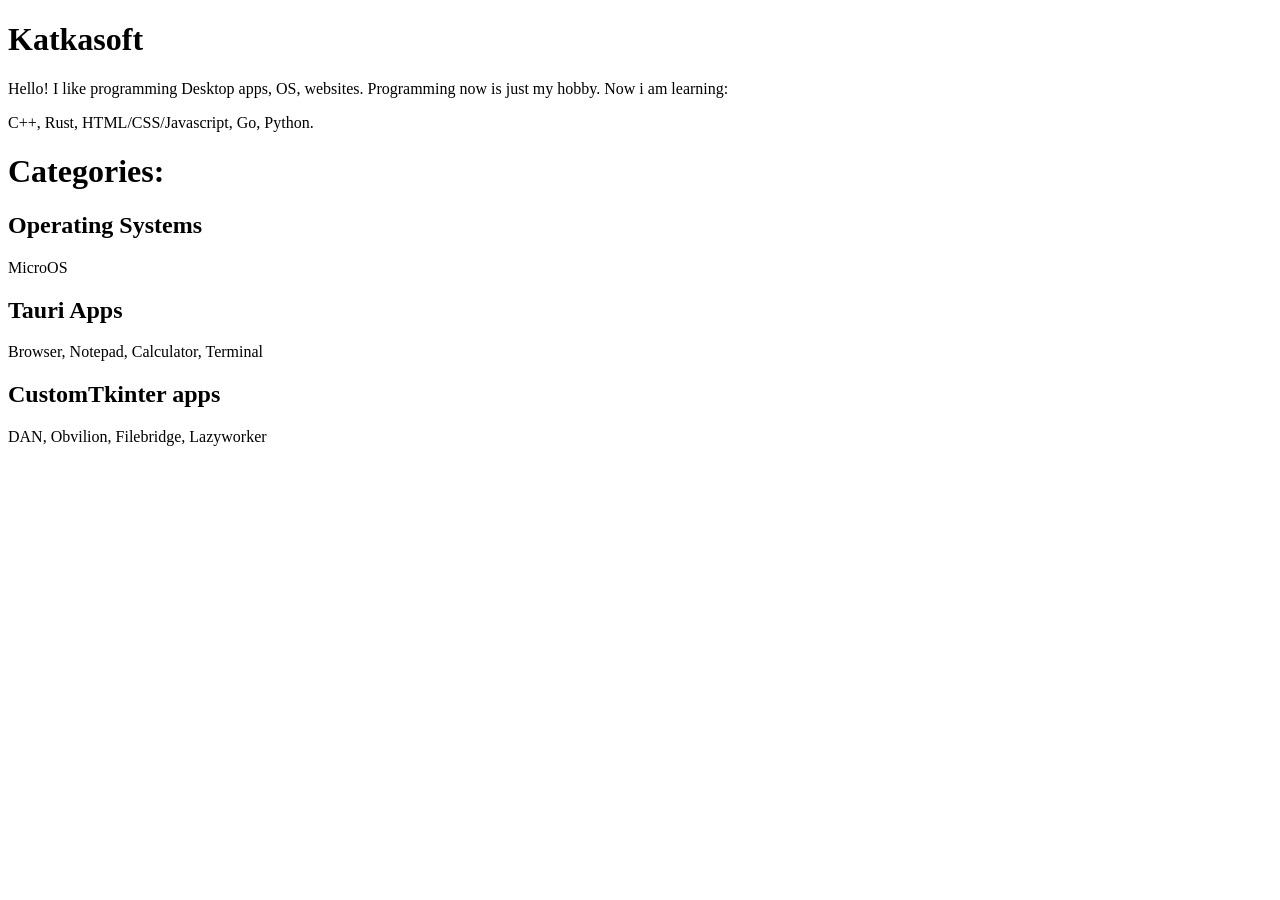
<file: index.html>
<!DOCTYPE html>
<html lang="en">
<head>
    <meta charset="UTF-8">
    <meta name="viewport" content="width=device-width, initial-scale=1.0">
    <title>Katkasoft</title>
</head>
<body>
    <div id="about">
        <h1 id="title">Katkasoft</h1>
        <p id="description">Hello! I like programming Desktop apps, OS, websites. Programming now is just my hobby.</h1>
        <span>Now i am learning:</span><p id="learning">C++, Rust, HTML/CSS/Javascript, Go, Python.</p>
    </div>
    <div id="categories">
        <h1 id="categories-title">Categories:</h1>
        <div class="category">
            <h2 class="category-title">Operating Systems</h2>
            <p class="category-projects">MicroOS</p>
        </div>
        <div class="category">
            <h2 class="category-title">Tauri Apps</h2>
            <p class="category-projects">Browser, Notepad, Calculator, Terminal</p>
        </div>
        <div class="category">
            <h2 class="category-title">CustomTkinter apps</h2>
            <p class="category-projects">DAN, Obvilion, Filebridge, Lazyworker</p>
        </div>
    </div>
</body>
</html>
</file>
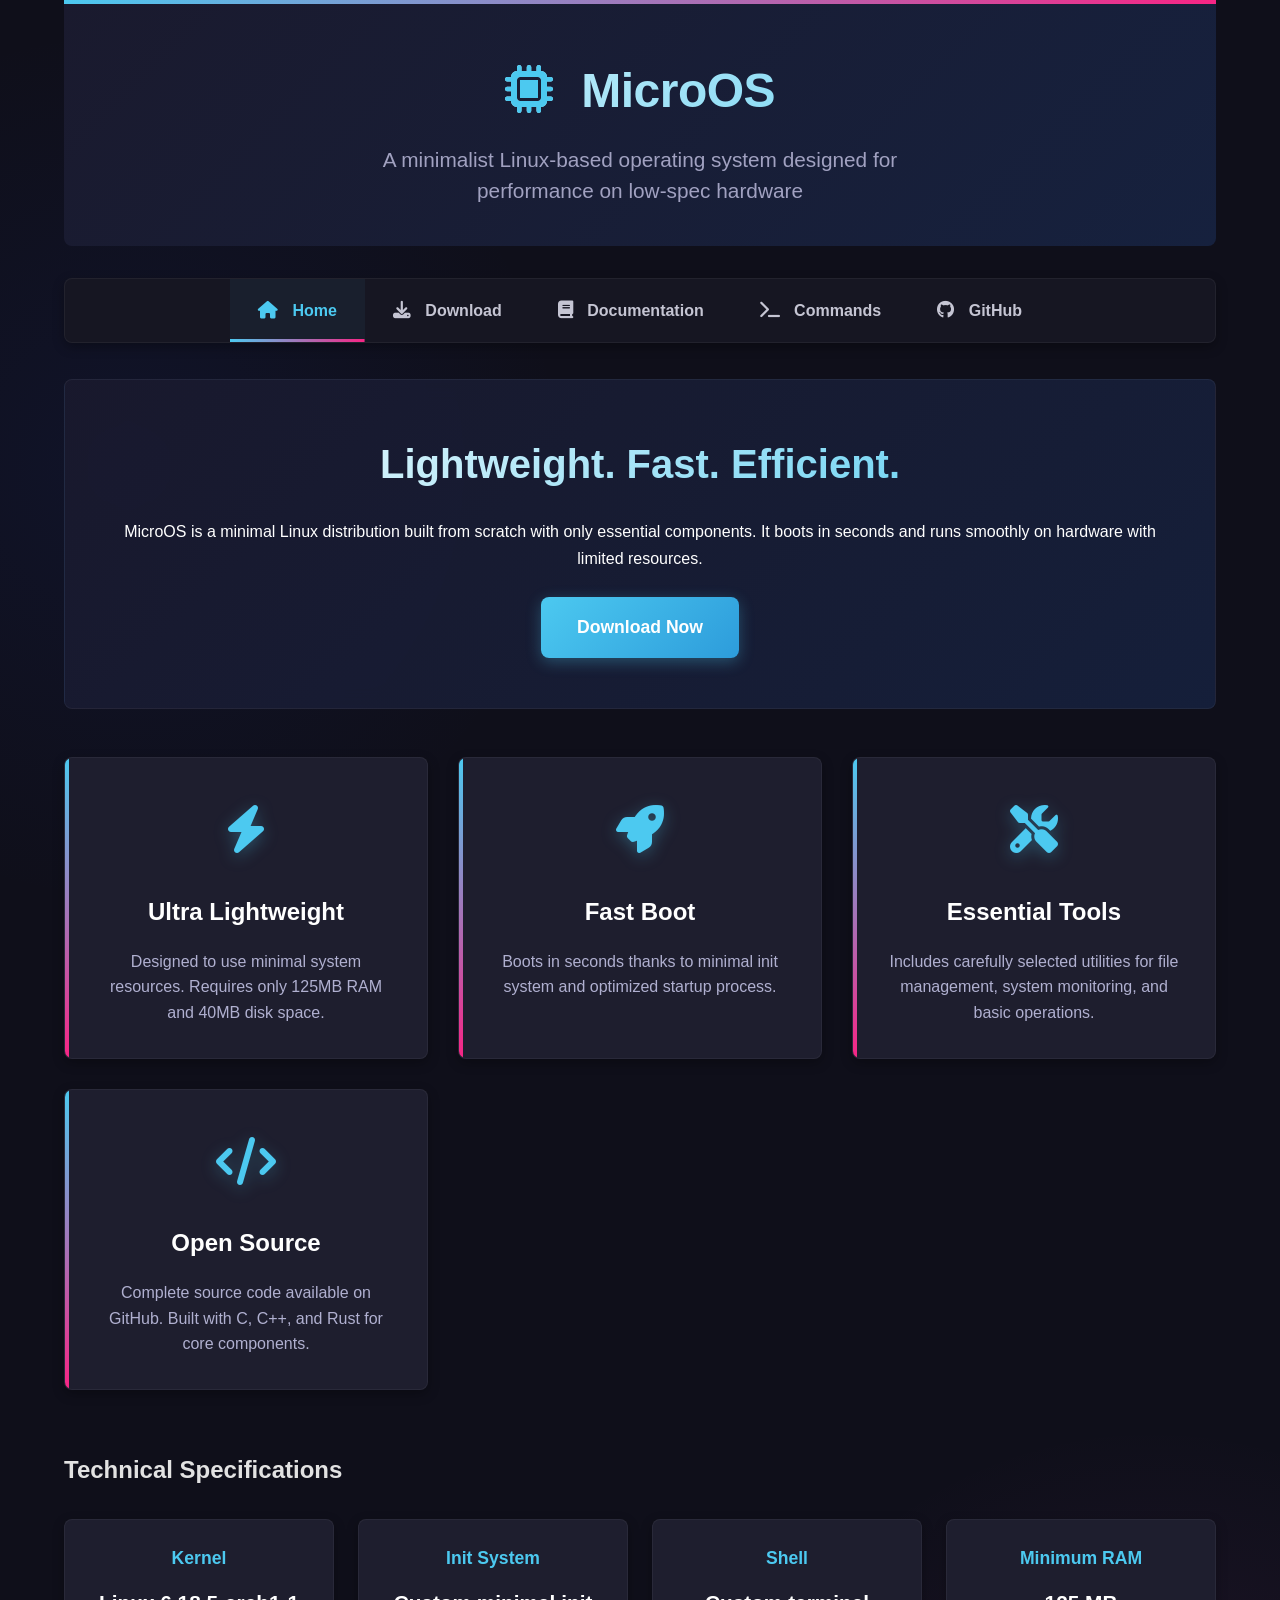
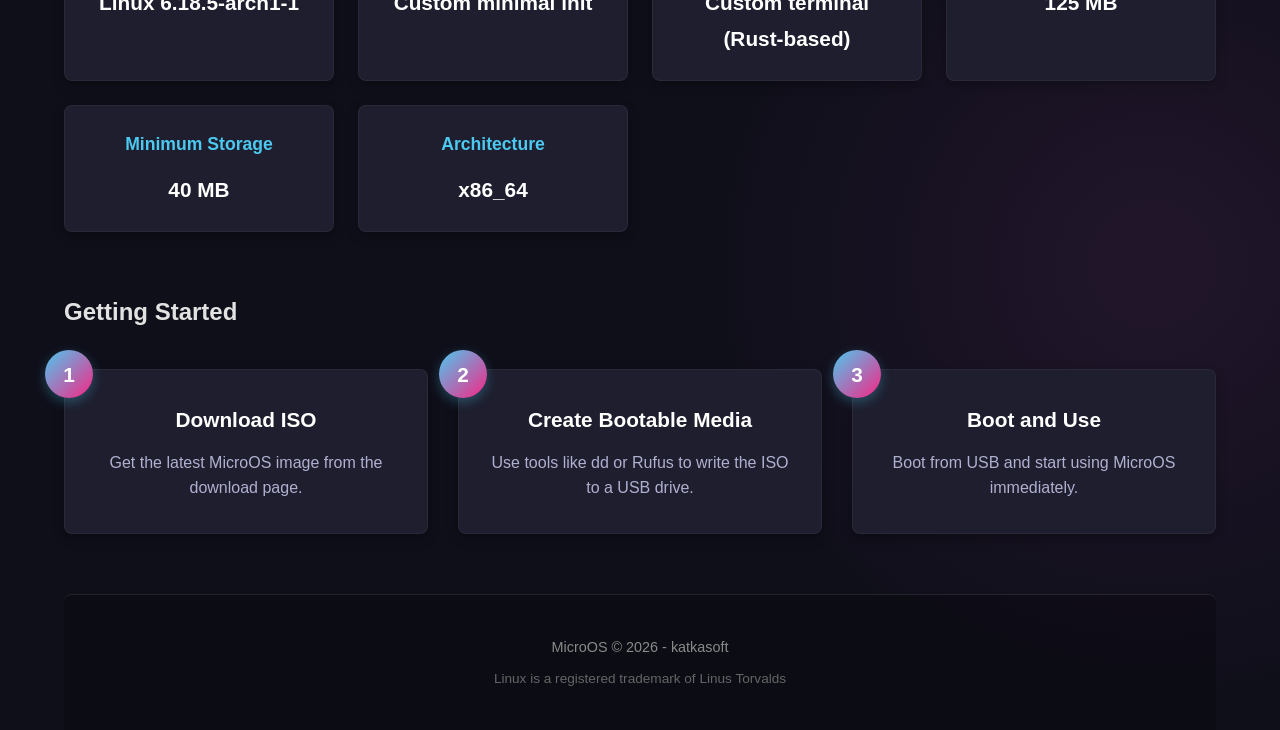
<file: microos/index.html>
<!DOCTYPE html>
<html lang="en">
<head>
    <meta charset="UTF-8">
    <meta name="viewport" content="width=device-width, initial-scale=1.0">
    <title>MicroOS - Minimalist Linux-based Operating System</title>
    <link rel="stylesheet" href="style.css">
    <link rel="stylesheet" href="https://cdnjs.cloudflare.com/ajax/libs/font-awesome/6.4.0/css/all.min.css">
</head>
<body>
    <div class="container">
        <header>
            <h1><i class="fas fa-microchip"></i> MicroOS</h1>
            <p class="subtitle">A minimalist Linux-based operating system designed for performance on low-spec hardware</p>
        </header>
        <nav>
            <ul>
                <li><a href="index.html" class="active"><i class="fas fa-home"></i> Home</a></li>
                <li><a href="download.html"><i class="fas fa-download"></i> Download</a></li>
                <li><a href="docs.html"><i class="fas fa-book"></i> Documentation</a></li>
                <li><a href="commands.html"><i class="fas fa-terminal"></i> Commands</a></li>
                <li><a href="https://github.com/katkasoft/MicroOS" target="_blank"><i class="fab fa-github"></i> GitHub</a></li>
            </ul>
        </nav>
        <main>
            <section class="hero">
                <h2>Lightweight. Fast. Efficient.</h2>
                <p>MicroOS is a minimal Linux distribution built from scratch with only essential components. It boots in seconds and runs smoothly on hardware with limited resources.</p>
                <a href="download.html" class="btn-primary">Download Now</a>
            </section>
            <section class="features">
                <div class="feature-card">
                    <div class="feature-icon">
                        <i class="fas fa-bolt"></i>
                    </div>
                    <h3>Ultra Lightweight</h3>
                    <p>Designed to use minimal system resources. Requires only 125MB RAM and 40MB disk space.</p>
                </div>
                <div class="feature-card">
                    <div class="feature-icon">
                        <i class="fas fa-rocket"></i>
                    </div>
                    <h3>Fast Boot</h3>
                    <p>Boots in seconds thanks to minimal init system and optimized startup process.</p>
                </div>
                <div class="feature-card">
                    <div class="feature-icon">
                        <i class="fas fa-tools"></i>
                    </div>
                    <h3>Essential Tools</h3>
                    <p>Includes carefully selected utilities for file management, system monitoring, and basic operations.</p>
                </div>
                <div class="feature-card">
                    <div class="feature-icon">
                        <i class="fas fa-code"></i>
                    </div>
                    <h3>Open Source</h3>
                    <p>Complete source code available on GitHub. Built with C, C++, and Rust for core components.</p>
                </div>
            </section>
            <section class="technical">
                <h2>Technical Specifications</h2>
                <div class="specs-grid">
                    <div class="spec-item">
                        <h4>Kernel</h4>
                        <p>Linux 6.18.5-arch1-1</p>
                    </div>
                    <div class="spec-item">
                        <h4>Init System</h4>
                        <p>Custom minimal init</p>
                    </div>
                    <div class="spec-item">
                        <h4>Shell</h4>
                        <p>Custom terminal (Rust-based)</p>
                    </div>
                    <div class="spec-item">
                        <h4>Minimum RAM</h4>
                        <p>125 MB</p>
                    </div>
                    <div class="spec-item">
                        <h4>Minimum Storage</h4>
                        <p>40 MB</p>
                    </div>
                    <div class="spec-item">
                        <h4>Architecture</h4>
                        <p>x86_64</p>
                    </div>
                </div>
            </section>
            <section class="quick-start">
                <h2>Getting Started</h2>
                <div class="steps">
                    <div class="step">
                        <span class="step-number">1</span>
                        <h4>Download ISO</h4>
                        <p>Get the latest MicroOS image from the download page.</p>
                    </div>
                    <div class="step">
                        <span class="step-number">2</span>
                        <h4>Create Bootable Media</h4>
                        <p>Use tools like dd or Rufus to write the ISO to a USB drive.</p>
                    </div>
                    <div class="step">
                        <span class="step-number">3</span>
                        <h4>Boot and Use</h4>
                        <p>Boot from USB and start using MicroOS immediately.</p>
                    </div>
                </div>
            </section>
        </main>
        <footer>
            <p>MicroOS &copy; 2026 - katkasoft</p>
            <p>Linux is a registered trademark of Linus Torvalds</p>
        </footer>
    </div>
</body>
</html>
</file>
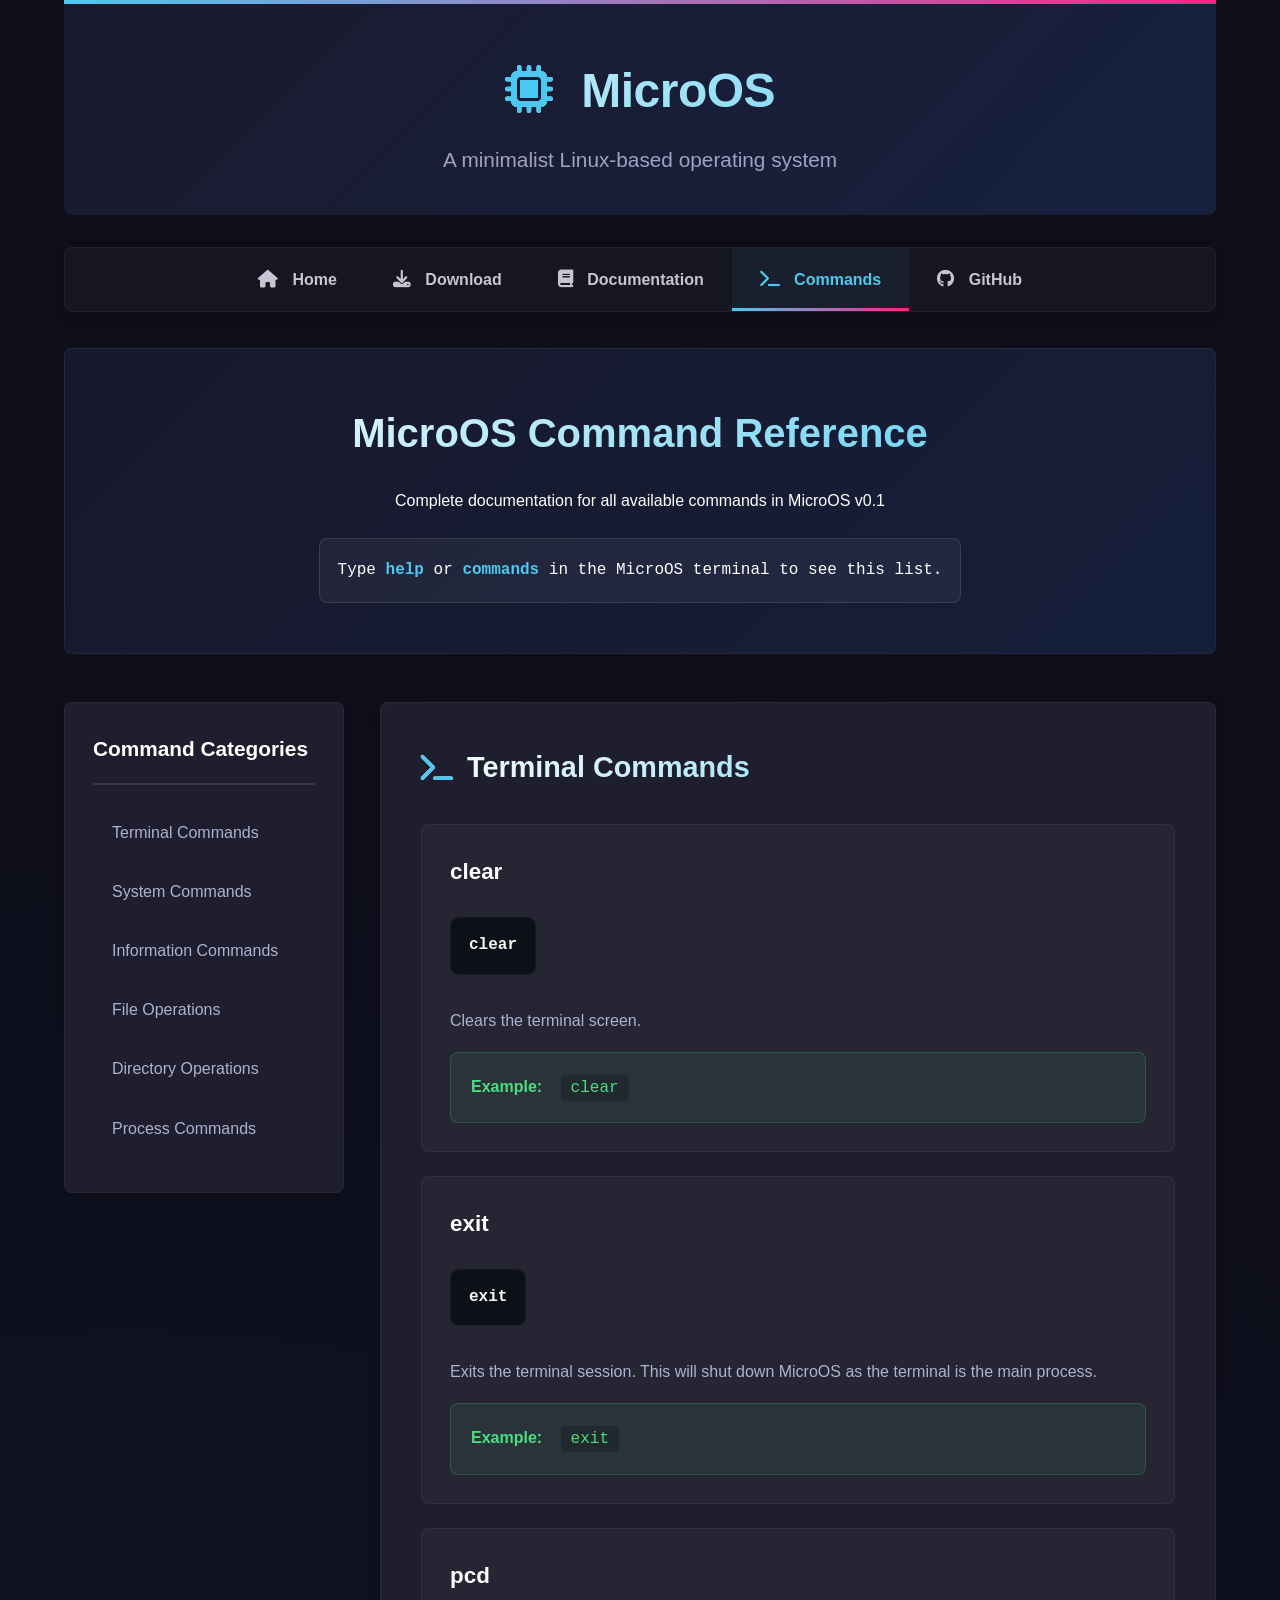
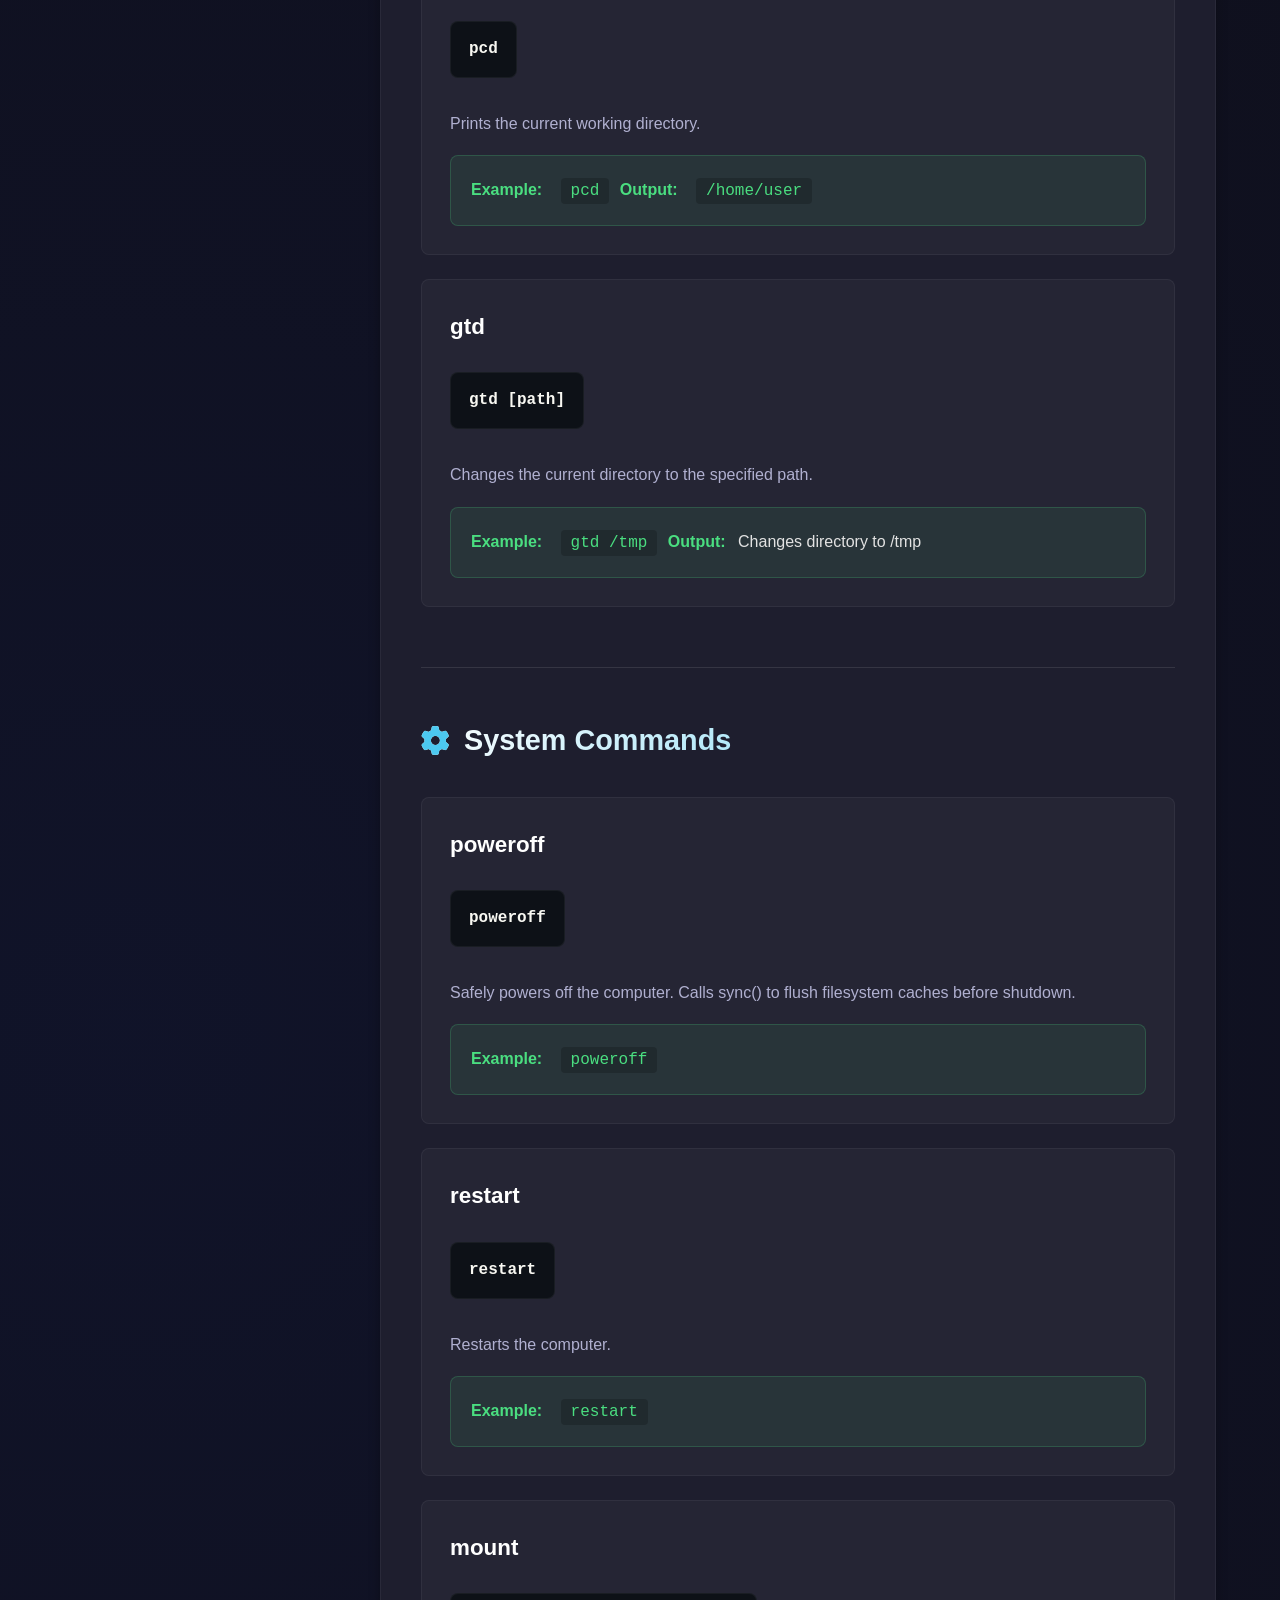
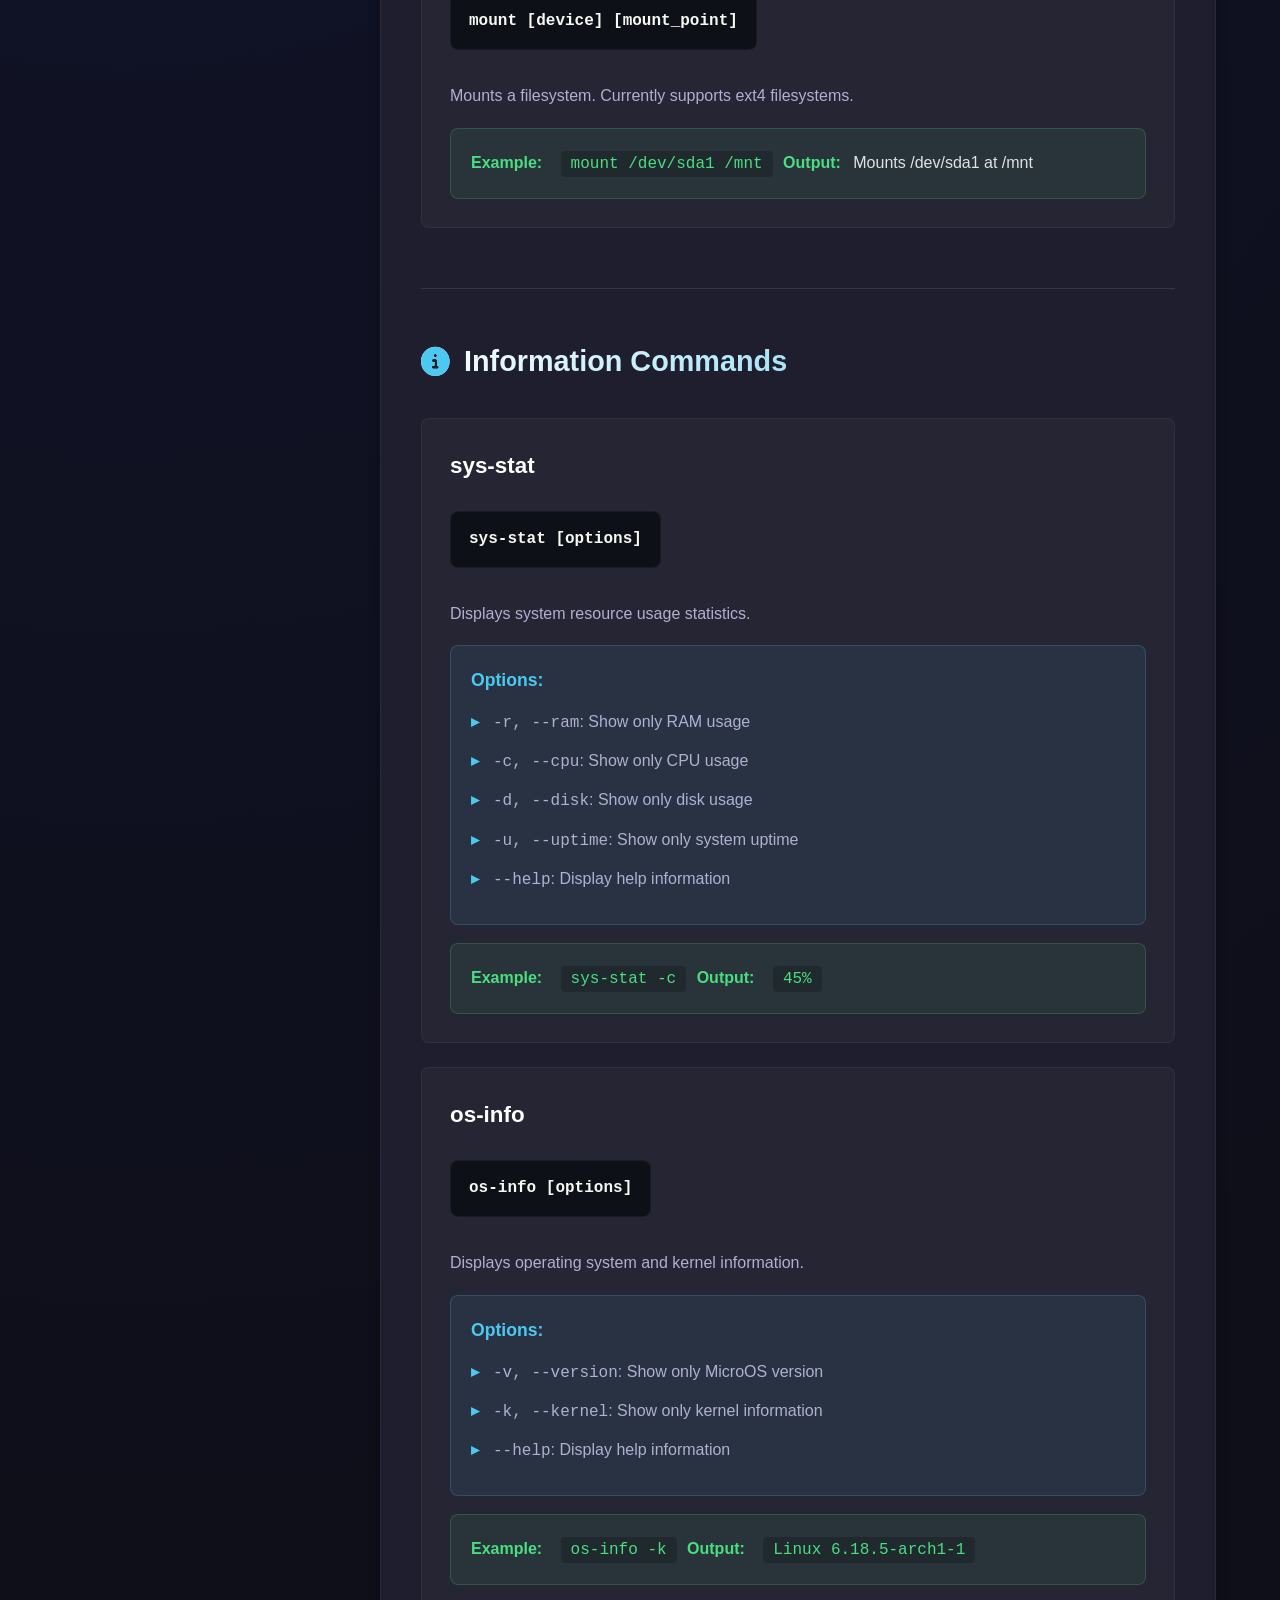
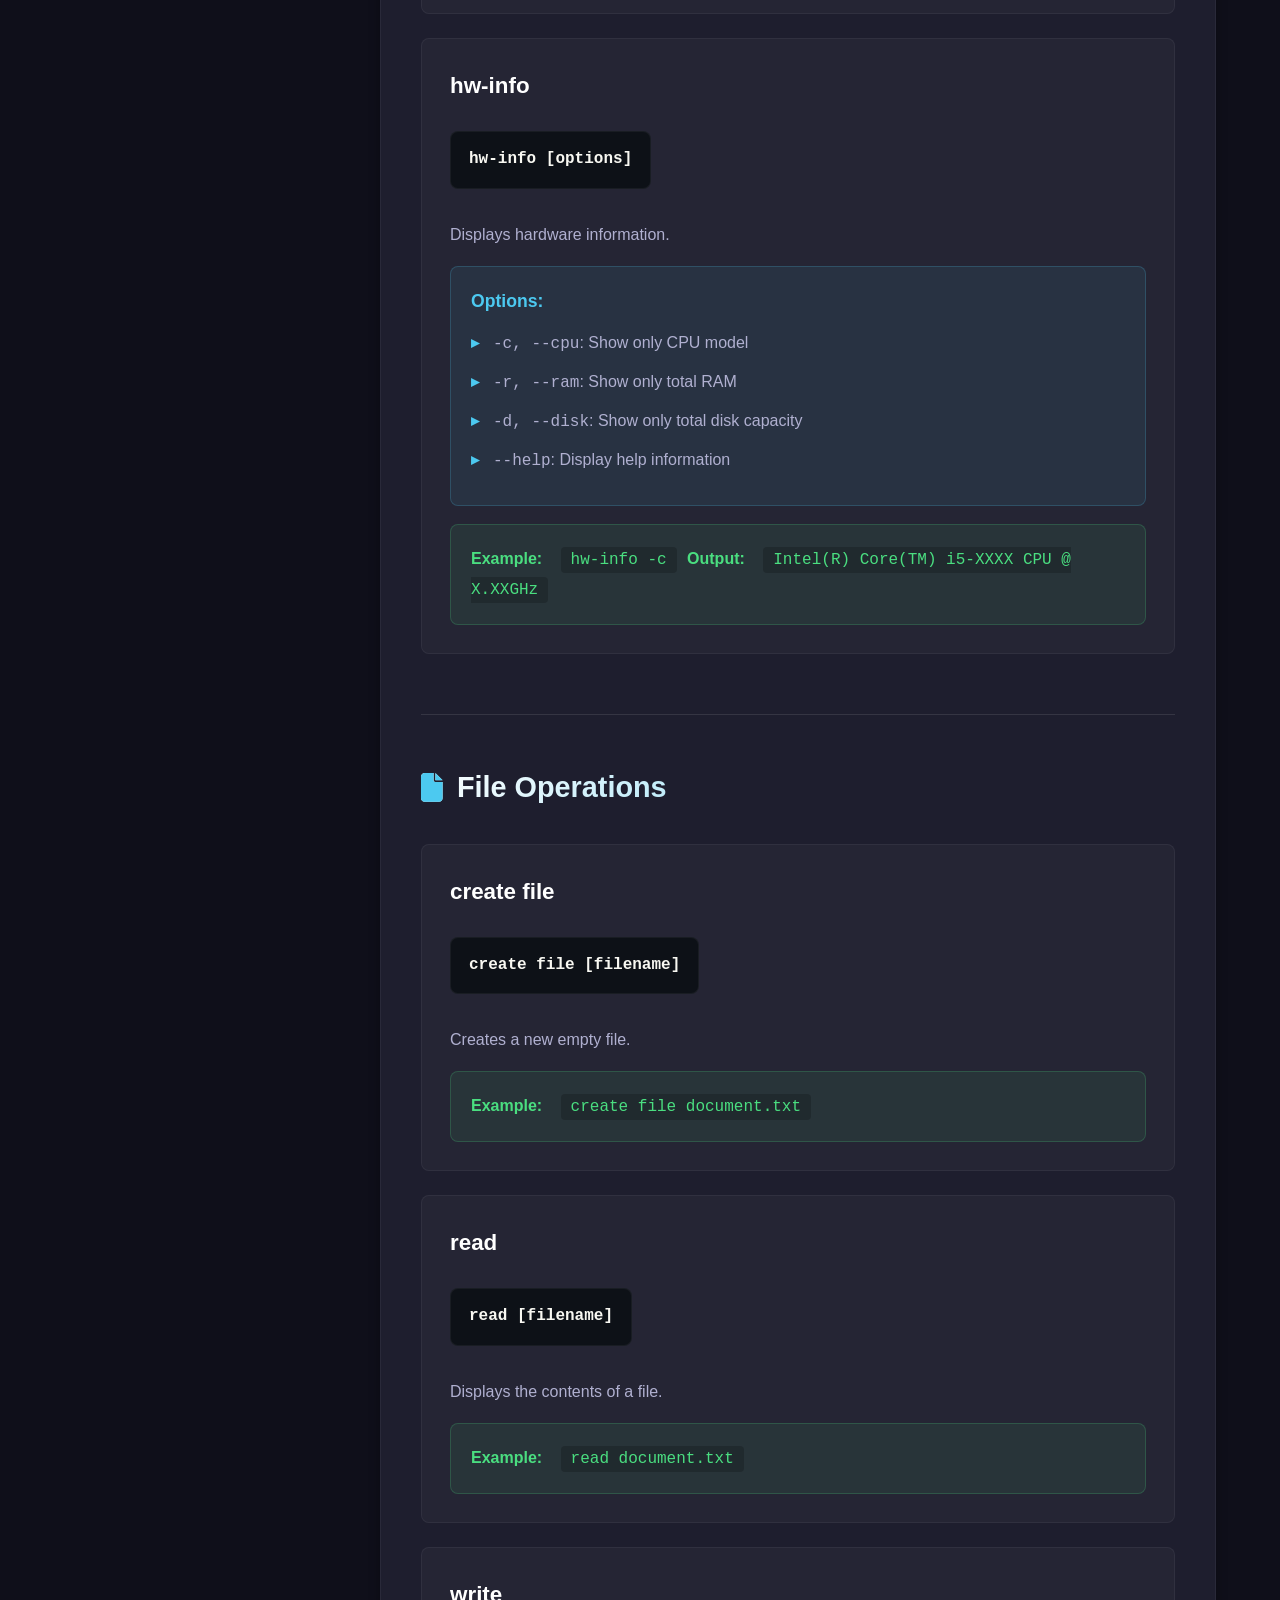
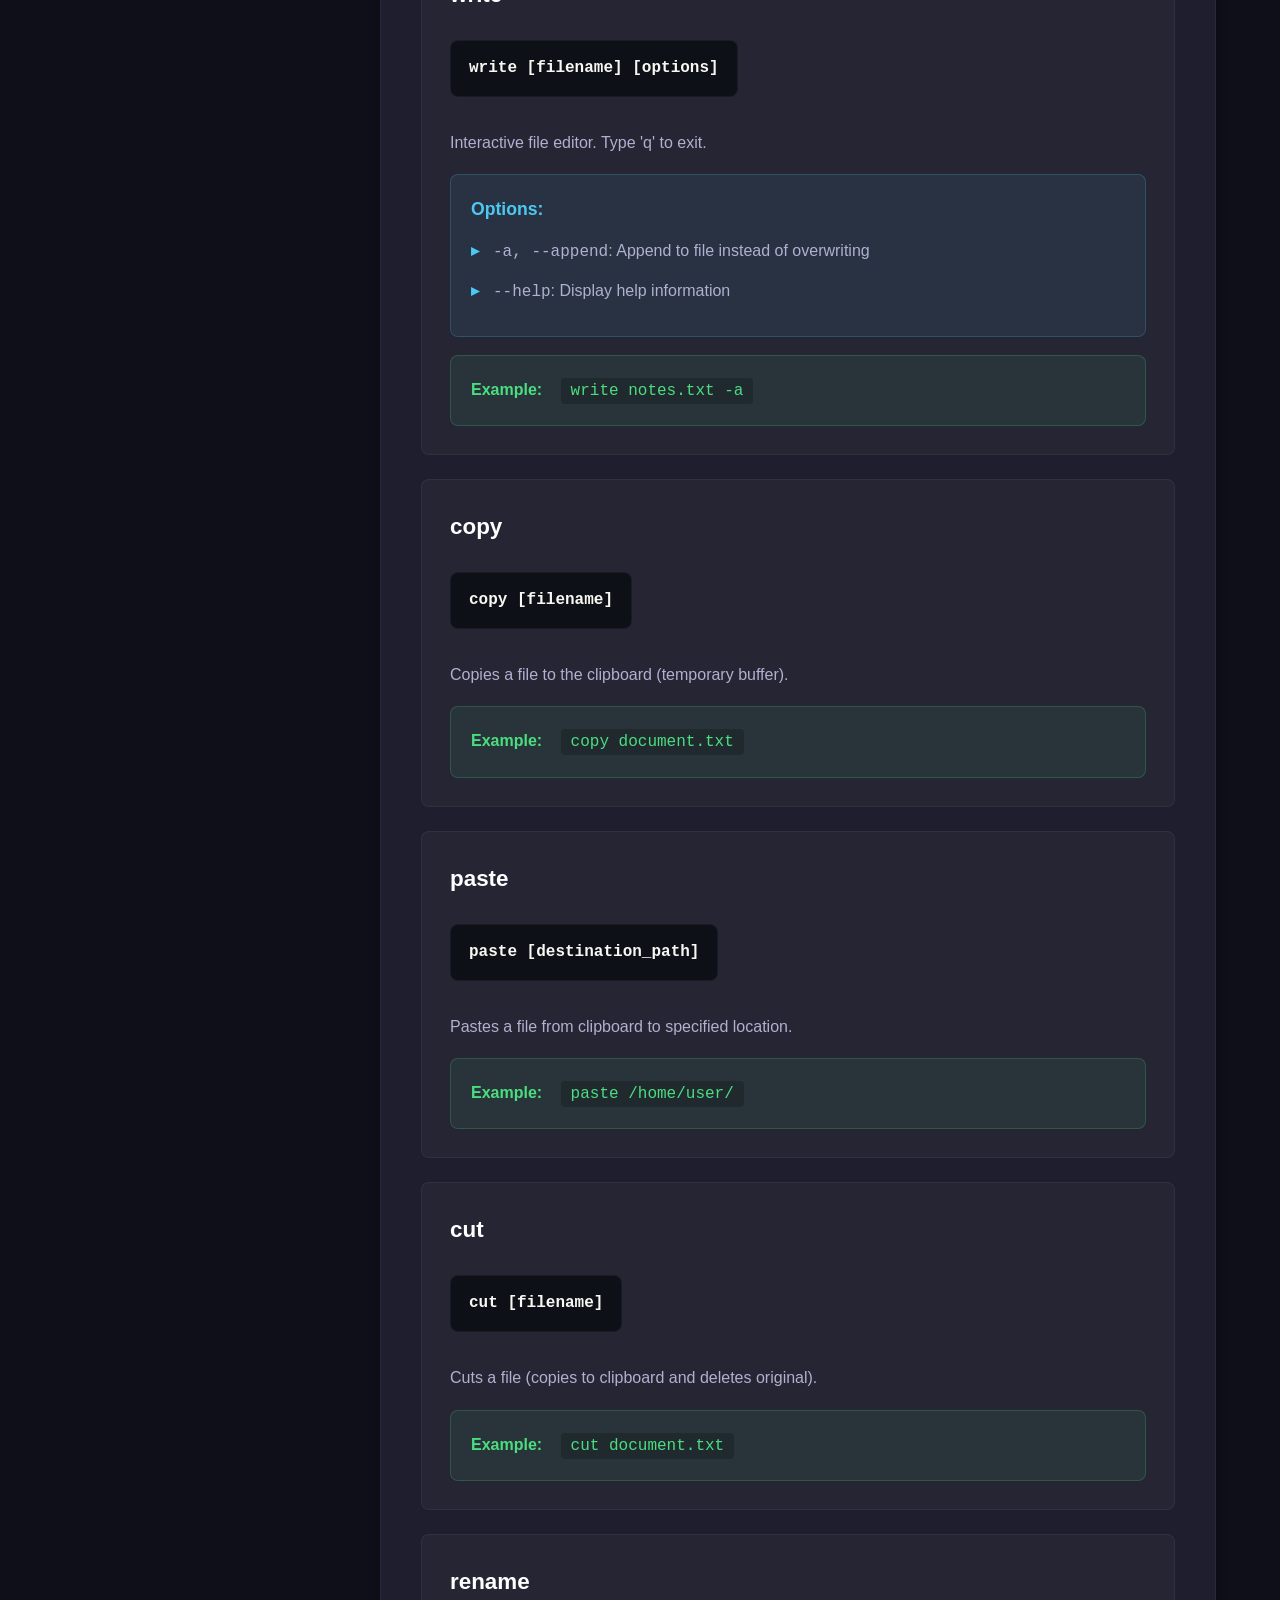
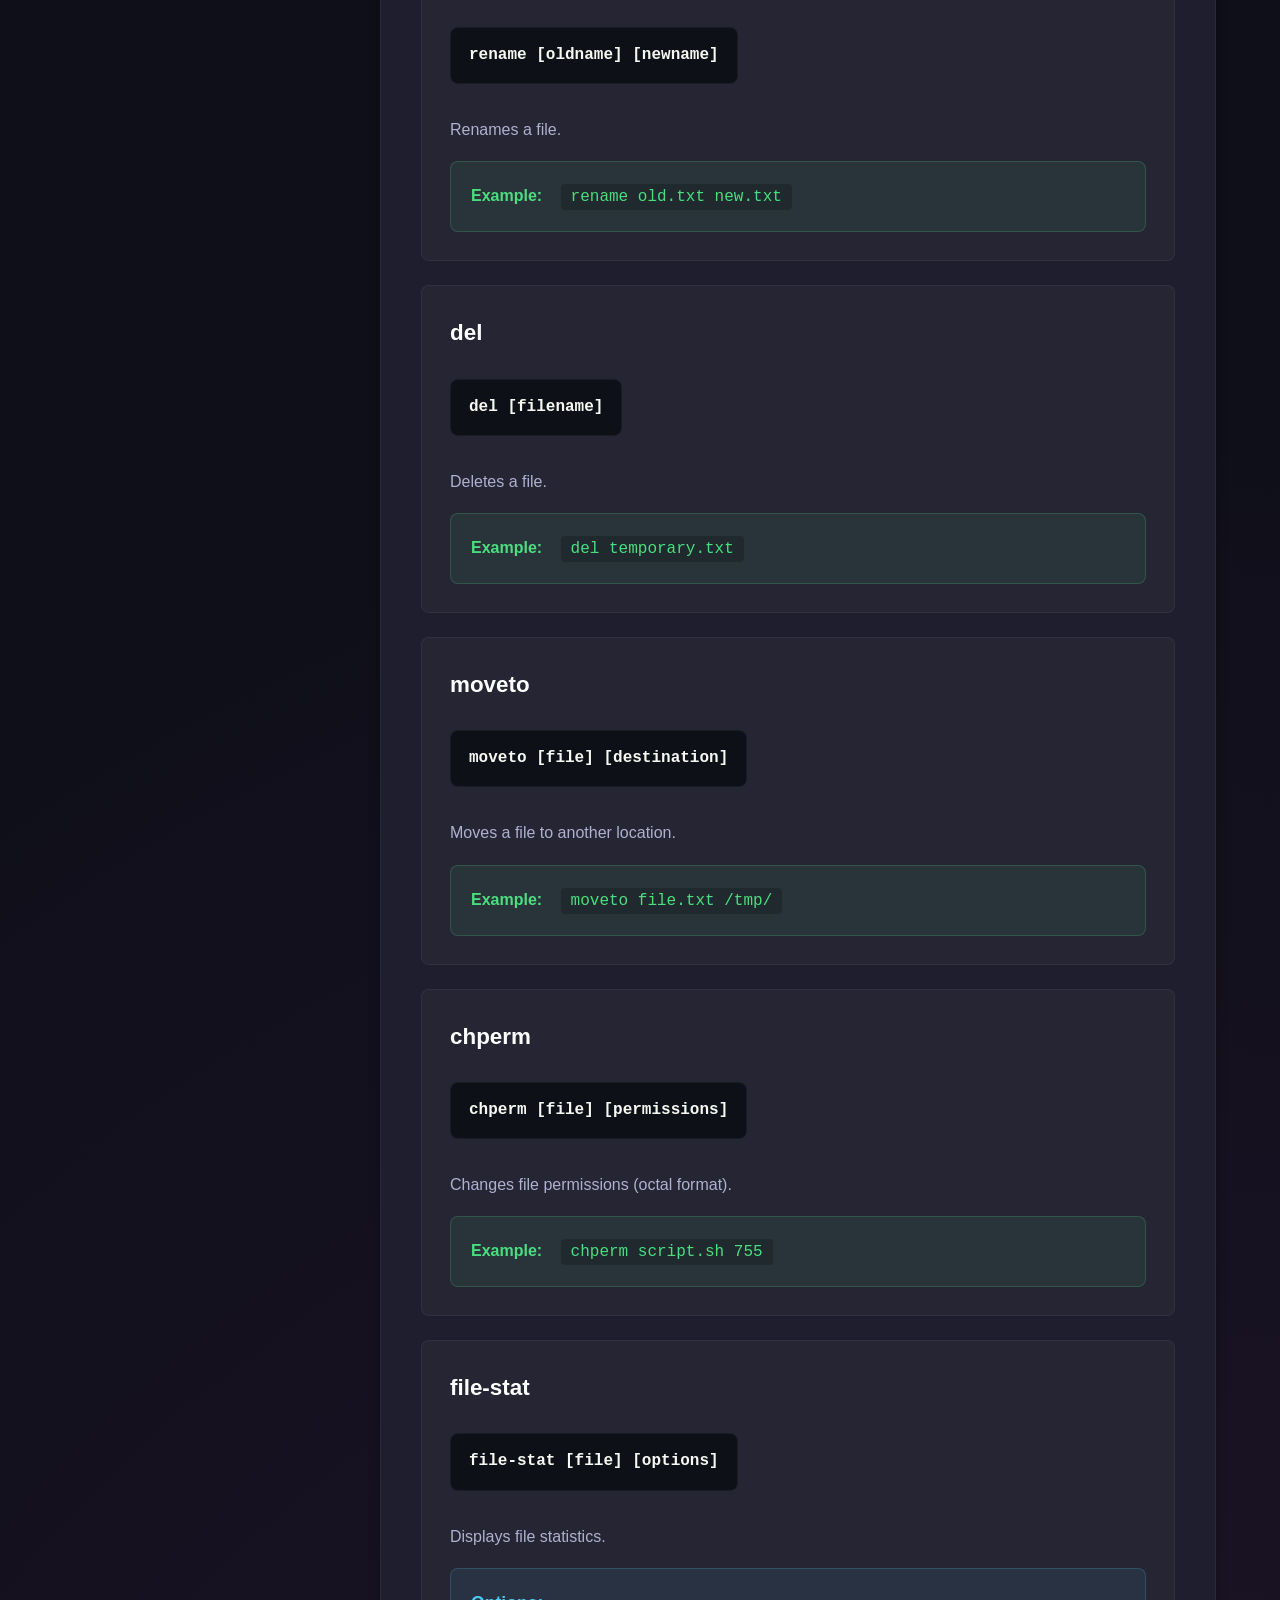
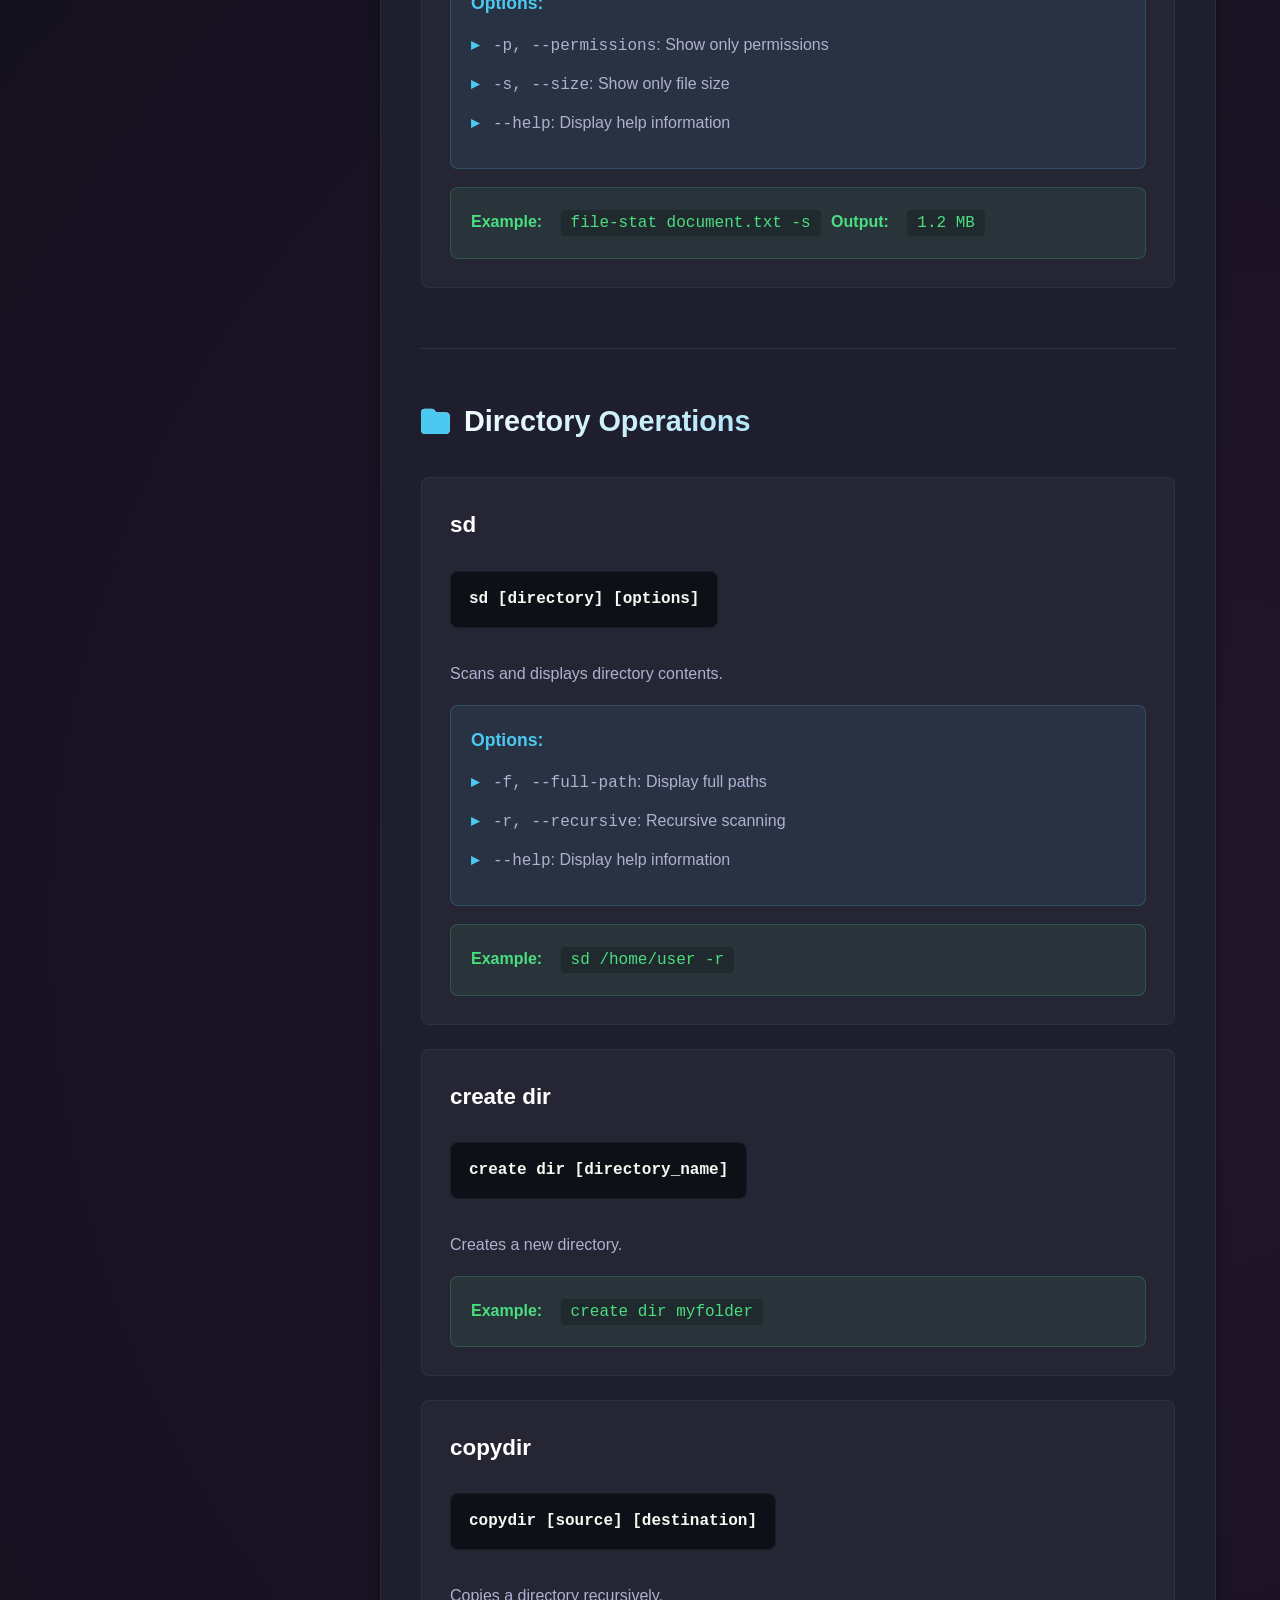
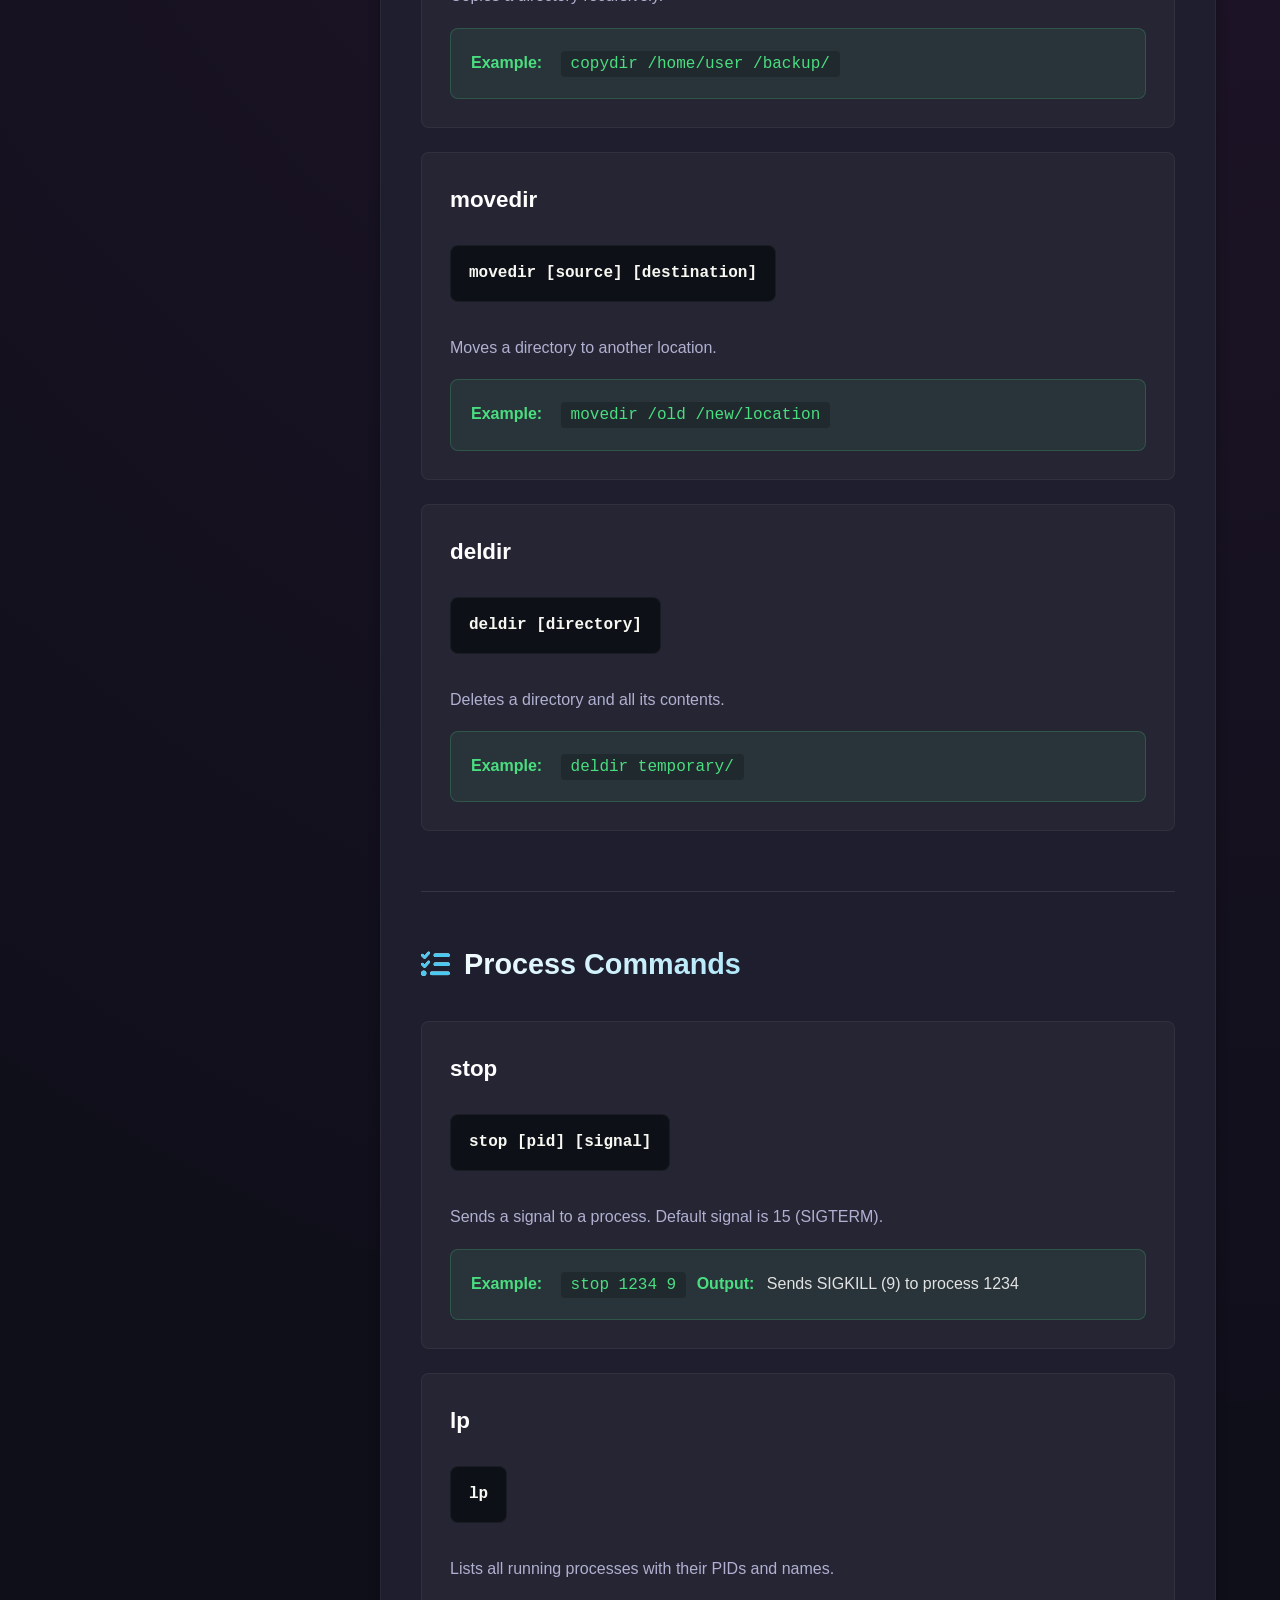
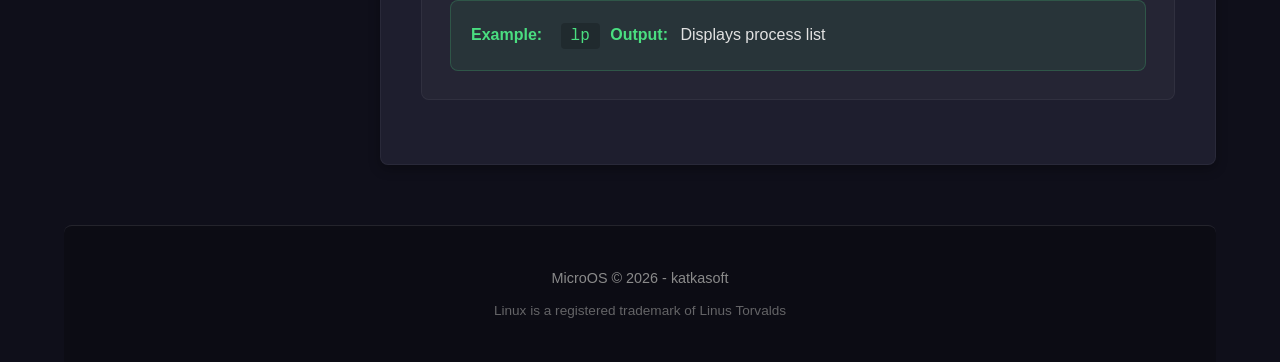
<file: microos/commands.html>
<!DOCTYPE html>
<html lang="en">
<head>
    <meta charset="UTF-8">
    <meta name="viewport" content="width=device-width, initial-scale=1.0">
    <title>Commands - MicroOS</title>
    <link rel="stylesheet" href="style.css">
    <link rel="stylesheet" href="https://cdnjs.cloudflare.com/ajax/libs/font-awesome/6.4.0/css/all.min.css">
</head>
<body>
    <div class="container">
        <header>
            <h1><i class="fas fa-microchip"></i> MicroOS</h1>
            <p class="subtitle">A minimalist Linux-based operating system</p>
        </header>
        <nav>
            <ul>
                <li><a href="index.html"><i class="fas fa-home"></i> Home</a></li>
                <li><a href="download.html"><i class="fas fa-download"></i> Download</a></li>
                <li><a href="docs.html"><i class="fas fa-book"></i> Documentation</a></li>
                <li><a href="commands.html" class="active"><i class="fas fa-terminal"></i> Commands</a></li>
                <li><a href="https://github.com/katkasoft/MicroOS" target="_blank"><i class="fab fa-github"></i> GitHub</a></li>
            </ul>
        </nav>
        <main>
            <section class="commands-hero">
                <h2>MicroOS Command Reference</h2>
                <p>Complete documentation for all available commands in MicroOS v0.1</p>
                <p class="quick-help">Type <code>help</code> or <code>commands</code> in the MicroOS terminal to see this list.</p>
            </section>
            <div class="commands-container">
                <aside class="commands-sidebar">
                    <h3>Command Categories</h3>
                    <ul>
                        <li><a href="#terminal">Terminal Commands</a></li>
                        <li><a href="#system">System Commands</a></li>
                        <li><a href="#info">Information Commands</a></li>
                        <li><a href="#files">File Operations</a></li>
                        <li><a href="#directories">Directory Operations</a></li>
                        <li><a href="#processes">Process Commands</a></li>
                    </ul>
                </aside>
                <article class="commands-content">
                    <section id="terminal" class="command-section">
                        <h3><i class="fas fa-terminal"></i> Terminal Commands</h3>
                        <div class="command-card">
                            <h4>clear</h4>
                            <p class="command-syntax">clear</p>
                            <p class="command-desc">Clears the terminal screen.</p>
                            <div class="command-example">
                                <strong>Example:</strong> <code>clear</code>
                            </div>
                        </div>
                        <div class="command-card">
                            <h4>exit</h4>
                            <p class="command-syntax">exit</p>
                            <p class="command-desc">Exits the terminal session. This will shut down MicroOS as the terminal is the main process.</p>
                            <div class="command-example">
                                <strong>Example:</strong> <code>exit</code>
                            </div>
                        </div>
                        <div class="command-card">
                            <h4>pcd</h4>
                            <p class="command-syntax">pcd</p>
                            <p class="command-desc">Prints the current working directory.</p>
                            <div class="command-example">
                                <strong>Example:</strong> <code>pcd</code>
                                <strong>Output:</strong> <code>/home/user</code>
                            </div>
                        </div>
                        <div class="command-card">
                            <h4>gtd</h4>
                            <p class="command-syntax">gtd [path]</p>
                            <p class="command-desc">Changes the current directory to the specified path.</p>
                            <div class="command-example">
                                <strong>Example:</strong> <code>gtd /tmp</code>
                                <strong>Output:</strong> Changes directory to /tmp
                            </div>
                        </div>
                    </section>
                    <section id="system" class="command-section">
                        <h3><i class="fas fa-cog"></i> System Commands</h3>
                        <div class="command-card">
                            <h4>poweroff</h4>
                            <p class="command-syntax">poweroff</p>
                            <p class="command-desc">Safely powers off the computer. Calls sync() to flush filesystem caches before shutdown.</p>
                            <div class="command-example">
                                <strong>Example:</strong> <code>poweroff</code>
                            </div>
                        </div>
                        <div class="command-card">
                            <h4>restart</h4>
                            <p class="command-syntax">restart</p>
                            <p class="command-desc">Restarts the computer.</p>
                            <div class="command-example">
                                <strong>Example:</strong> <code>restart</code>
                            </div>
                        </div>
                        <div class="command-card">
                            <h4>mount</h4>
                            <p class="command-syntax">mount [device] [mount_point]</p>
                            <p class="command-desc">Mounts a filesystem. Currently supports ext4 filesystems.</p>
                            <div class="command-example">
                                <strong>Example:</strong> <code>mount /dev/sda1 /mnt</code>
                                <strong>Output:</strong> Mounts /dev/sda1 at /mnt
                            </div>
                        </div>
                    </section>
                    <section id="info" class="command-section">
                        <h3><i class="fas fa-info-circle"></i> Information Commands</h3>
                        <div class="command-card">
                            <h4>sys-stat</h4>
                            <p class="command-syntax">sys-stat [options]</p>
                            <p class="command-desc">Displays system resource usage statistics.</p>
                            <div class="command-options">
                                <strong>Options:</strong>
                                <ul>
                                    <li><code>-r, --ram</code>: Show only RAM usage</li>
                                    <li><code>-c, --cpu</code>: Show only CPU usage</li>
                                    <li><code>-d, --disk</code>: Show only disk usage</li>
                                    <li><code>-u, --uptime</code>: Show only system uptime</li>
                                    <li><code>--help</code>: Display help information</li>
                                </ul>
                            </div>
                            <div class="command-example">
                                <strong>Example:</strong> <code>sys-stat -c</code>
                                <strong>Output:</strong> <code>45%</code>
                            </div>
                        </div>
                        <div class="command-card">
                            <h4>os-info</h4>
                            <p class="command-syntax">os-info [options]</p>
                            <p class="command-desc">Displays operating system and kernel information.</p>
                            <div class="command-options">
                                <strong>Options:</strong>
                                <ul>
                                    <li><code>-v, --version</code>: Show only MicroOS version</li>
                                    <li><code>-k, --kernel</code>: Show only kernel information</li>
                                    <li><code>--help</code>: Display help information</li>
                                </ul>
                            </div>
                            <div class="command-example">
                                <strong>Example:</strong> <code>os-info -k</code>
                                <strong>Output:</strong> <code>Linux 6.18.5-arch1-1</code>
                            </div>
                        </div>
                        <div class="command-card">
                            <h4>hw-info</h4>
                            <p class="command-syntax">hw-info [options]</p>
                            <p class="command-desc">Displays hardware information.</p>
                            <div class="command-options">
                                <strong>Options:</strong>
                                <ul>
                                    <li><code>-c, --cpu</code>: Show only CPU model</li>
                                    <li><code>-r, --ram</code>: Show only total RAM</li>
                                    <li><code>-d, --disk</code>: Show only total disk capacity</li>
                                    <li><code>--help</code>: Display help information</li>
                                </ul>
                            </div>
                            <div class="command-example">
                                <strong>Example:</strong> <code>hw-info -c</code>
                                <strong>Output:</strong> <code>Intel(R) Core(TM) i5-XXXX CPU @ X.XXGHz</code>
                            </div>
                        </div>
                    </section>
                    <section id="files" class="command-section">
                        <h3><i class="fas fa-file"></i> File Operations</h3>
                        <div class="command-card">
                            <h4>create file</h4>
                            <p class="command-syntax">create file [filename]</p>
                            <p class="command-desc">Creates a new empty file.</p>
                            <div class="command-example">
                                <strong>Example:</strong> <code>create file document.txt</code>
                            </div>
                        </div>
                        <div class="command-card">
                            <h4>read</h4>
                            <p class="command-syntax">read [filename]</p>
                            <p class="command-desc">Displays the contents of a file.</p>
                            <div class="command-example">
                                <strong>Example:</strong> <code>read document.txt</code>
                            </div>
                        </div>
                        <div class="command-card">
                            <h4>write</h4>
                            <p class="command-syntax">write [filename] [options]</p>
                            <p class="command-desc">Interactive file editor. Type 'q' to exit.</p>
                            <div class="command-options">
                                <strong>Options:</strong>
                                <ul>
                                    <li><code>-a, --append</code>: Append to file instead of overwriting</li>
                                    <li><code>--help</code>: Display help information</li>
                                </ul>
                            </div>
                            <div class="command-example">
                                <strong>Example:</strong> <code>write notes.txt -a</code>
                            </div>
                        </div>
                        <div class="command-card">
                            <h4>copy</h4>
                            <p class="command-syntax">copy [filename]</p>
                            <p class="command-desc">Copies a file to the clipboard (temporary buffer).</p>
                            <div class="command-example">
                                <strong>Example:</strong> <code>copy document.txt</code>
                            </div>
                        </div>
                        <div class="command-card">
                            <h4>paste</h4>
                            <p class="command-syntax">paste [destination_path]</p>
                            <p class="command-desc">Pastes a file from clipboard to specified location.</p>
                            <div class="command-example">
                                <strong>Example:</strong> <code>paste /home/user/</code>
                            </div>
                        </div>
                        <div class="command-card">
                            <h4>cut</h4>
                            <p class="command-syntax">cut [filename]</p>
                            <p class="command-desc">Cuts a file (copies to clipboard and deletes original).</p>
                            <div class="command-example">
                                <strong>Example:</strong> <code>cut document.txt</code>
                            </div>
                        </div>
                        <div class="command-card">
                            <h4>rename</h4>
                            <p class="command-syntax">rename [oldname] [newname]</p>
                            <p class="command-desc">Renames a file.</p>
                            <div class="command-example">
                                <strong>Example:</strong> <code>rename old.txt new.txt</code>
                            </div>
                        </div>
                        <div class="command-card">
                            <h4>del</h4>
                            <p class="command-syntax">del [filename]</p>
                            <p class="command-desc">Deletes a file.</p>
                            <div class="command-example">
                                <strong>Example:</strong> <code>del temporary.txt</code>
                            </div>
                        </div>
                        <div class="command-card">
                            <h4>moveto</h4>
                            <p class="command-syntax">moveto [file] [destination]</p>
                            <p class="command-desc">Moves a file to another location.</p>
                            <div class="command-example">
                                <strong>Example:</strong> <code>moveto file.txt /tmp/</code>
                            </div>
                        </div>
                        <div class="command-card">
                            <h4>chperm</h4>
                            <p class="command-syntax">chperm [file] [permissions]</p>
                            <p class="command-desc">Changes file permissions (octal format).</p>
                            <div class="command-example">
                                <strong>Example:</strong> <code>chperm script.sh 755</code>
                            </div>
                        </div>
                        <div class="command-card">
                            <h4>file-stat</h4>
                            <p class="command-syntax">file-stat [file] [options]</p>
                            <p class="command-desc">Displays file statistics.</p>
                            <div class="command-options">
                                <strong>Options:</strong>
                                <ul>
                                    <li><code>-p, --permissions</code>: Show only permissions</li>
                                    <li><code>-s, --size</code>: Show only file size</li>
                                    <li><code>--help</code>: Display help information</li>
                                </ul>
                            </div>
                            <div class="command-example">
                                <strong>Example:</strong> <code>file-stat document.txt -s</code>
                                <strong>Output:</strong> <code>1.2 MB</code>
                            </div>
                        </div>
                    </section>
                    <section id="directories" class="command-section">
                        <h3><i class="fas fa-folder"></i> Directory Operations</h3>
                        <div class="command-card">
                            <h4>sd</h4>
                            <p class="command-syntax">sd [directory] [options]</p>
                            <p class="command-desc">Scans and displays directory contents.</p>
                            <div class="command-options">
                                <strong>Options:</strong>
                                <ul>
                                    <li><code>-f, --full-path</code>: Display full paths</li>
                                    <li><code>-r, --recursive</code>: Recursive scanning</li>
                                    <li><code>--help</code>: Display help information</li>
                                </ul>
                            </div>
                            <div class="command-example">
                                <strong>Example:</strong> <code>sd /home/user -r</code>
                            </div>
                        </div>
                        <div class="command-card">
                            <h4>create dir</h4>
                            <p class="command-syntax">create dir [directory_name]</p>
                            <p class="command-desc">Creates a new directory.</p>
                            <div class="command-example">
                                <strong>Example:</strong> <code>create dir myfolder</code>
                            </div>
                        </div>
                        <div class="command-card">
                            <h4>copydir</h4>
                            <p class="command-syntax">copydir [source] [destination]</p>
                            <p class="command-desc">Copies a directory recursively.</p>
                            <div class="command-example">
                                <strong>Example:</strong> <code>copydir /home/user /backup/</code>
                            </div>
                        </div>
                        <div class="command-card">
                            <h4>movedir</h4>
                            <p class="command-syntax">movedir [source] [destination]</p>
                            <p class="command-desc">Moves a directory to another location.</p>
                            <div class="command-example">
                                <strong>Example:</strong> <code>movedir /old /new/location</code>
                            </div>
                        </div>
                        <div class="command-card">
                            <h4>deldir</h4>
                            <p class="command-syntax">deldir [directory]</p>
                            <p class="command-desc">Deletes a directory and all its contents.</p>
                            <div class="command-example">
                                <strong>Example:</strong> <code>deldir temporary/</code>
                            </div>
                        </div>
                    </section>
                    <section id="processes" class="command-section">
                        <h3><i class="fas fa-tasks"></i> Process Commands</h3>
                        <div class="command-card">
                            <h4>stop</h4>
                            <p class="command-syntax">stop [pid] [signal]</p>
                            <p class="command-desc">Sends a signal to a process. Default signal is 15 (SIGTERM).</p>
                            <div class="command-example">
                                <strong>Example:</strong> <code>stop 1234 9</code>
                                <strong>Output:</strong> Sends SIGKILL (9) to process 1234
                            </div>
                        </div>
                        <div class="command-card">
                            <h4>lp</h4>
                            <p class="command-syntax">lp</p>
                            <p class="command-desc">Lists all running processes with their PIDs and names.</p>
                            <div class="command-example">
                                <strong>Example:</strong> <code>lp</code>
                                <strong>Output:</strong> Displays process list
                            </div>
                        </div>
                    </section>
                </article>
            </div>
        </main>
        <footer>
            <p>MicroOS &copy; 2026 - katkasoft</p>
            <p>Linux is a registered trademark of Linus Torvalds</p>
        </footer>
    </div>
</body>
</html>
</file>
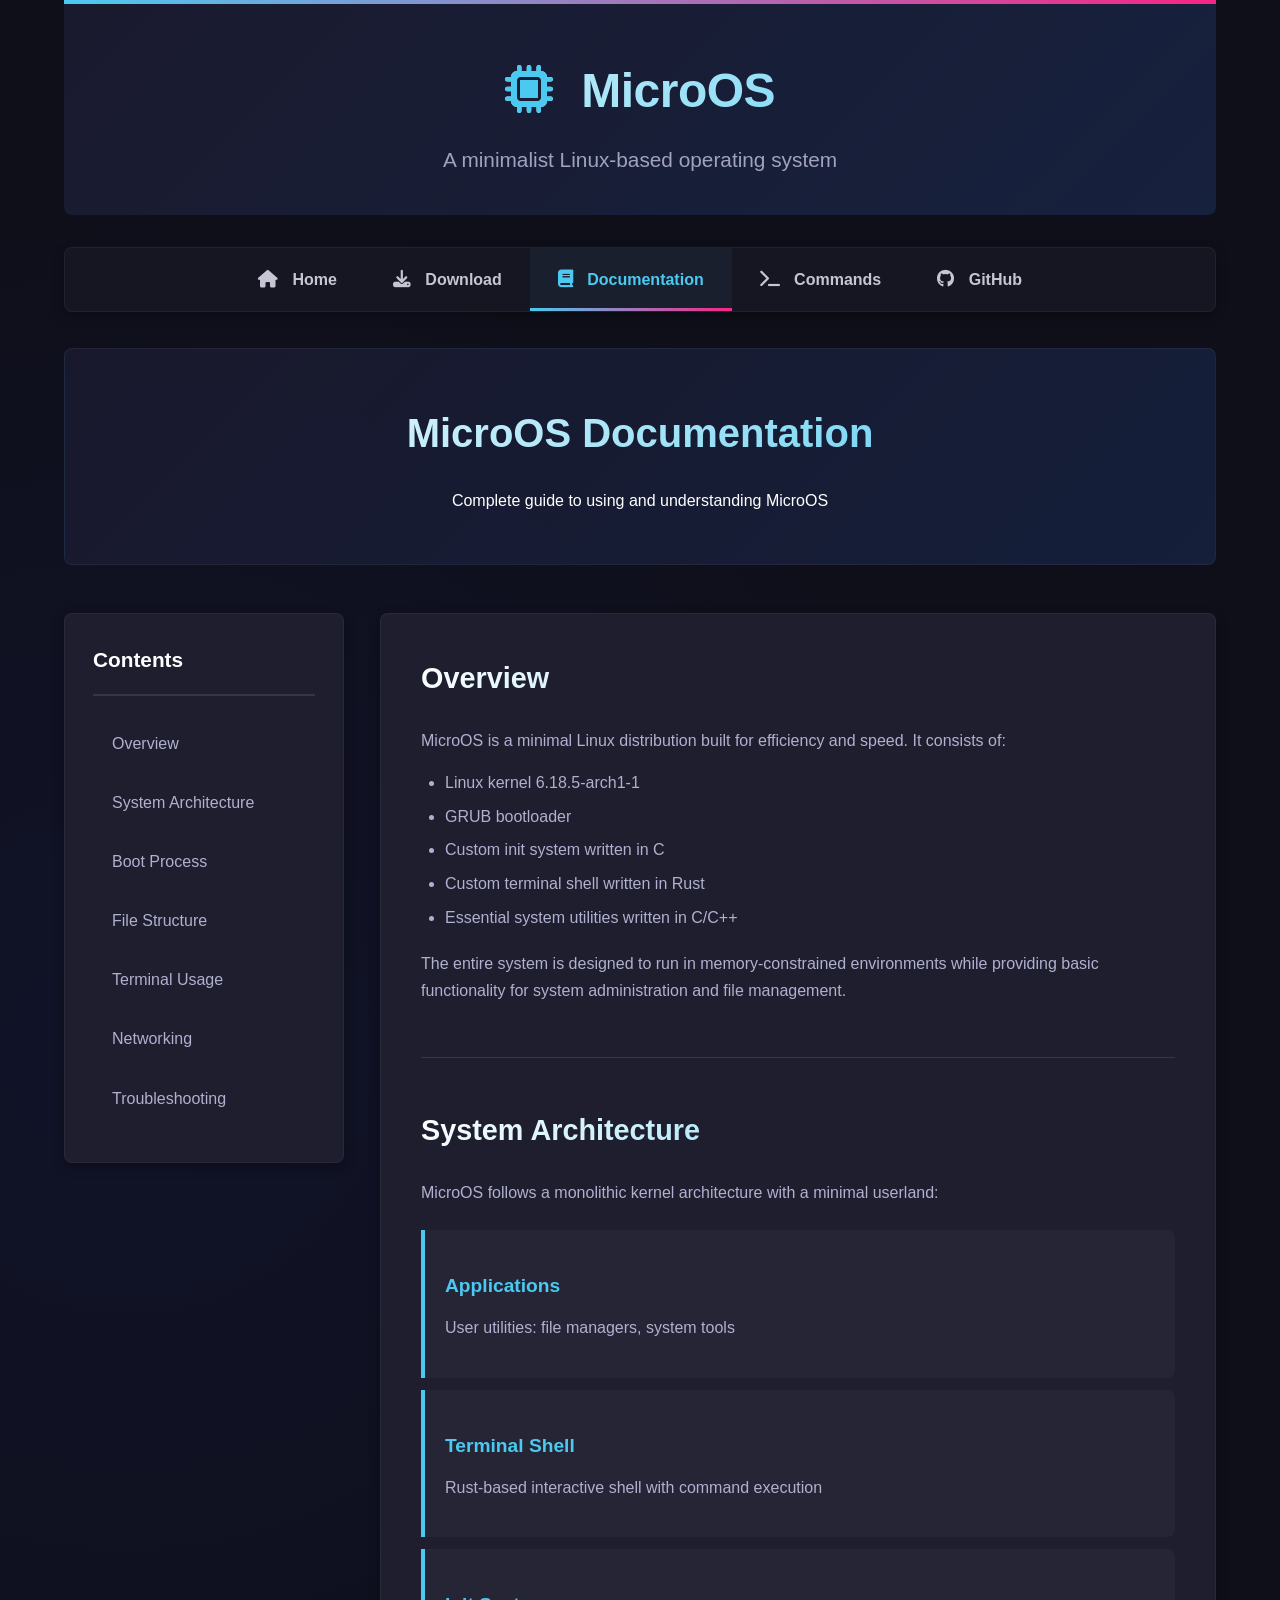
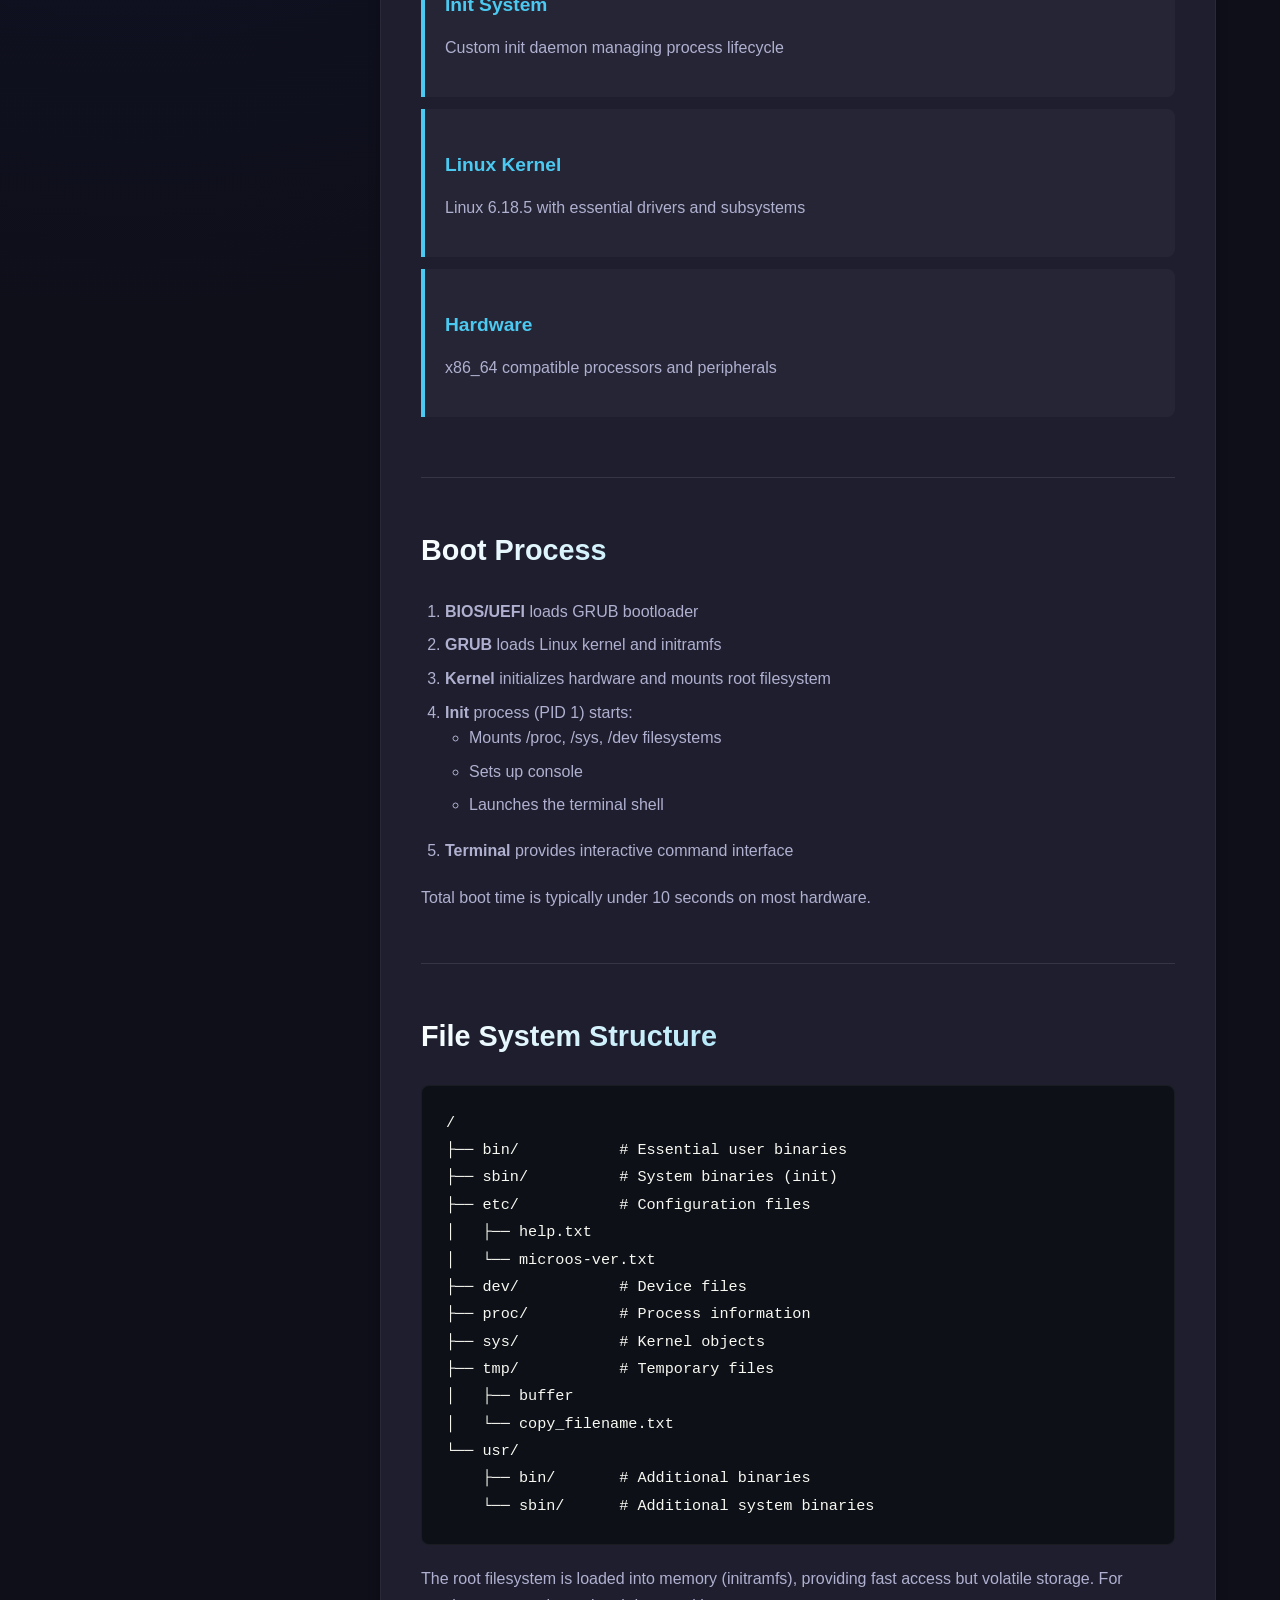
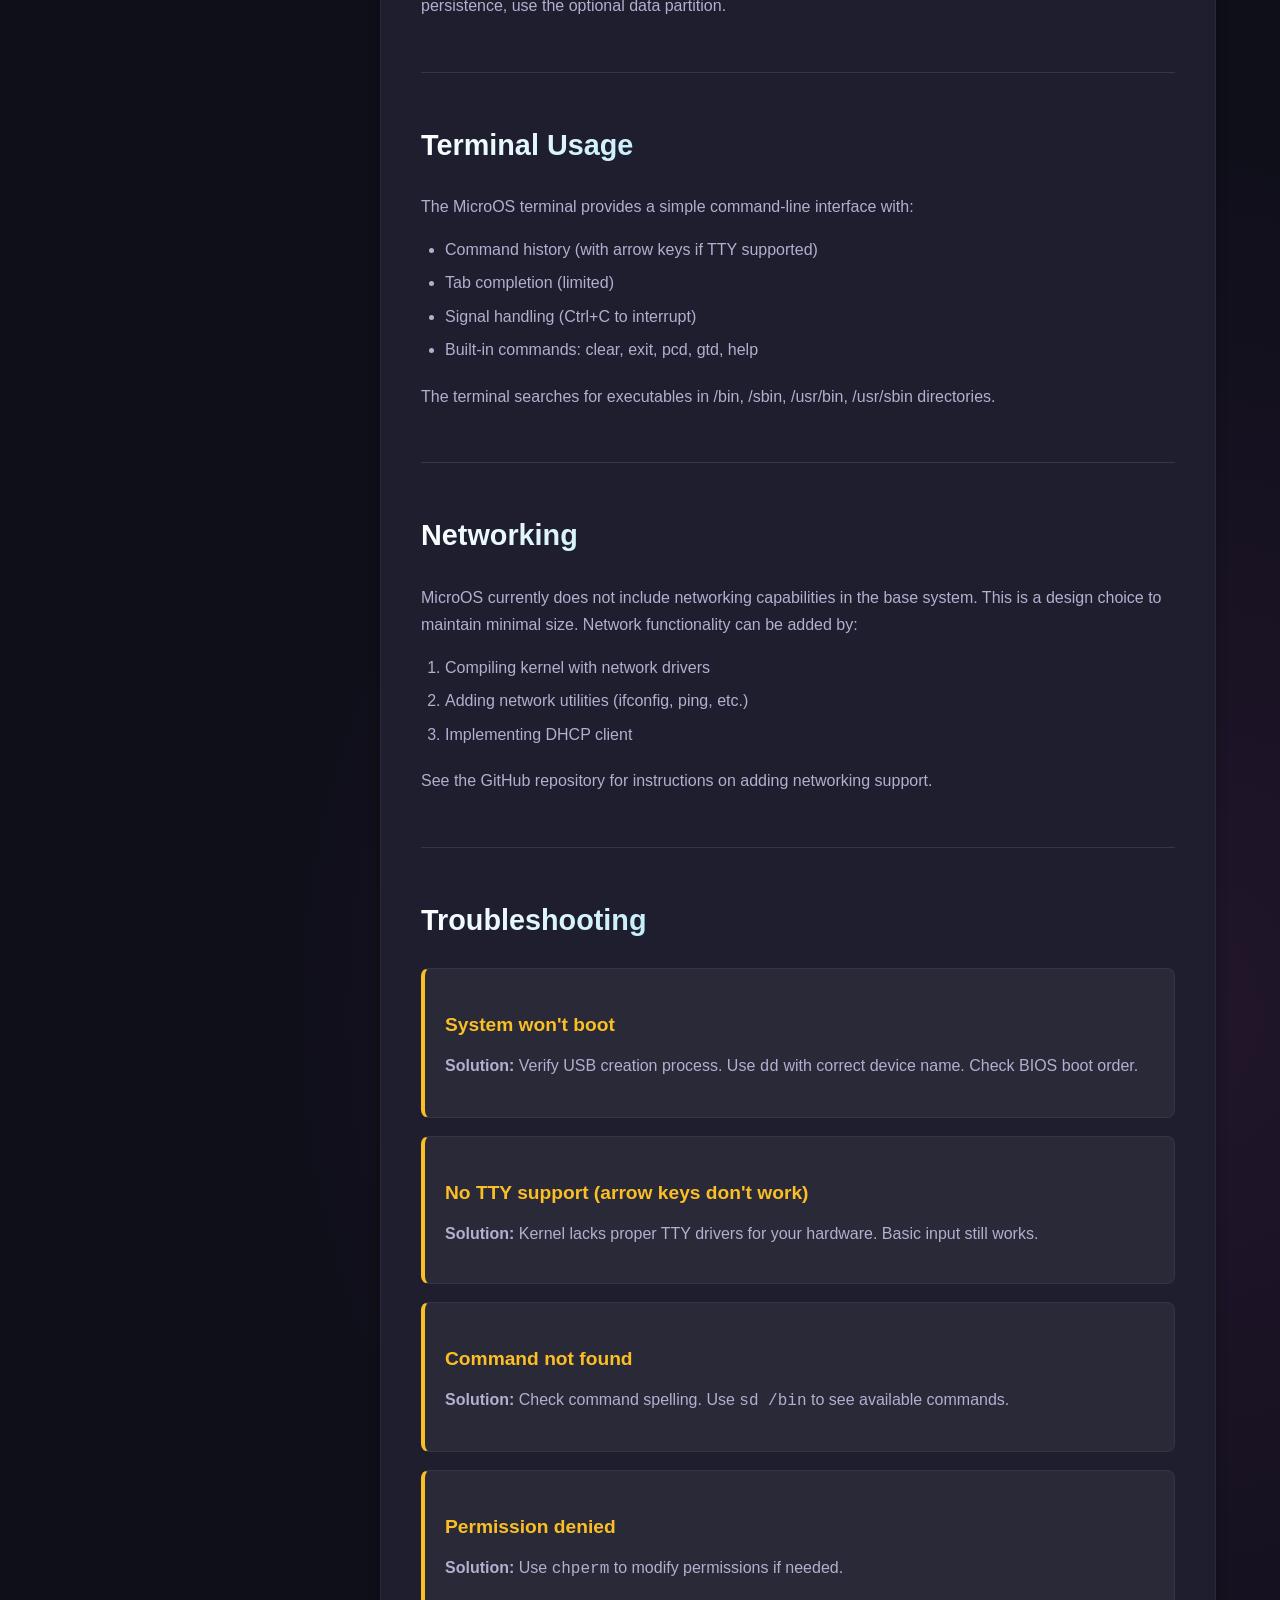
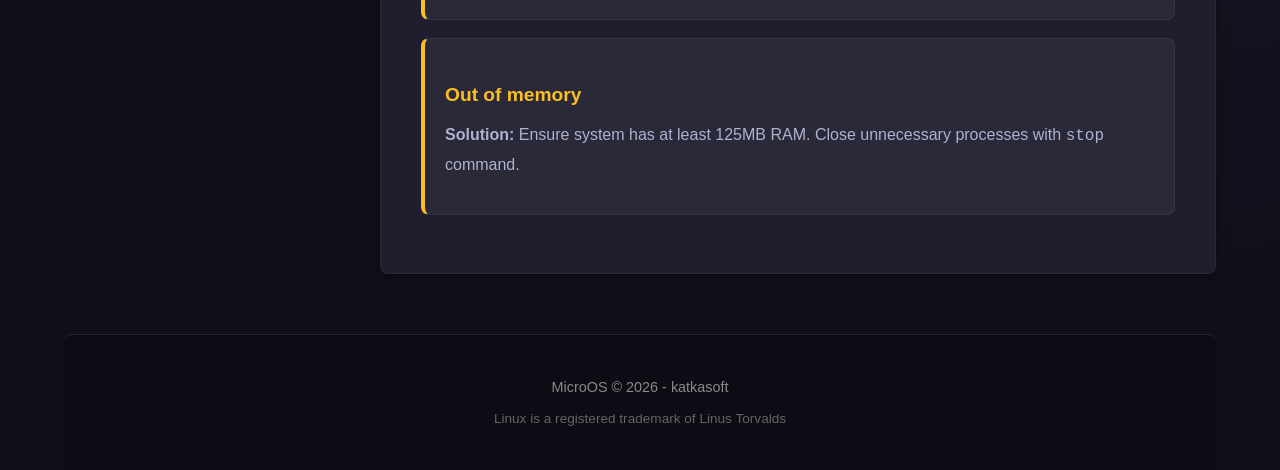
<file: microos/docs.html>
<!DOCTYPE html>
<html lang="en">
<head>
    <meta charset="UTF-8">
    <meta name="viewport" content="width=device-width, initial-scale=1.0">
    <title>Documentation - MicroOS</title>
    <link rel="stylesheet" href="style.css">
    <link rel="stylesheet" href="https://cdnjs.cloudflare.com/ajax/libs/font-awesome/6.4.0/css/all.min.css">
</head>
<body>
    <div class="container">
        <header>
            <h1><i class="fas fa-microchip"></i> MicroOS</h1>
            <p class="subtitle">A minimalist Linux-based operating system</p>
        </header>
        <nav>
            <ul>
                <li><a href="index.html"><i class="fas fa-home"></i> Home</a></li>
                <li><a href="download.html"><i class="fas fa-download"></i> Download</a></li>
                <li><a href="docs.html" class="active"><i class="fas fa-book"></i> Documentation</a></li>
                <li><a href="commands.html"><i class="fas fa-terminal"></i> Commands</a></li>
                <li><a href="https://github.com/katkasoft/MicroOS" target="_blank"><i class="fab fa-github"></i> GitHub</a></li>
            </ul>
        </nav>
        <main>
            <section class="docs-hero">
                <h2>MicroOS Documentation</h2>
                <p>Complete guide to using and understanding MicroOS</p>
            </section>

            <div class="docs-container">
                <aside class="docs-sidebar">
                    <h3>Contents</h3>
                    <ul>
                        <li><a href="#overview">Overview</a></li>
                        <li><a href="#architecture">System Architecture</a></li>
                        <li><a href="#boot-process">Boot Process</a></li>
                        <li><a href="#file-structure">File Structure</a></li>
                        <li><a href="#terminal">Terminal Usage</a></li>
                        <li><a href="#networking">Networking</a></li>
                        <li><a href="#troubleshooting">Troubleshooting</a></li>
                    </ul>
                </aside>
                <article class="docs-content">
                    <section id="overview">
                        <h3>Overview</h3>
                        <p>MicroOS is a minimal Linux distribution built for efficiency and speed. It consists of:</p>
                        <ul>
                            <li>Linux kernel 6.18.5-arch1-1</li>
                            <li>GRUB bootloader</li>
                            <li>Custom init system written in C</li>
                            <li>Custom terminal shell written in Rust</li>
                            <li>Essential system utilities written in C/C++</li>
                        </ul>
                        <p>The entire system is designed to run in memory-constrained environments while providing basic functionality for system administration and file management.</p>
                    </section>
                    <section id="architecture">
                        <h3>System Architecture</h3>
                        <p>MicroOS follows a monolithic kernel architecture with a minimal userland:</p>
                        <div class="architecture-diagram">
                            <div class="arch-layer">
                                <h4>Applications</h4>
                                <p>User utilities: file managers, system tools</p>
                            </div>
                            <div class="arch-layer">
                                <h4>Terminal Shell</h4>
                                <p>Rust-based interactive shell with command execution</p>
                            </div>
                            <div class="arch-layer">
                                <h4>Init System</h4>
                                <p>Custom init daemon managing process lifecycle</p>
                            </div>
                            <div class="arch-layer">
                                <h4>Linux Kernel</h4>
                                <p>Linux 6.18.5 with essential drivers and subsystems</p>
                            </div>
                            <div class="arch-layer">
                                <h4>Hardware</h4>
                                <p>x86_64 compatible processors and peripherals</p>
                            </div>
                        </div>
                    </section>
                    <section id="boot-process">
                        <h3>Boot Process</h3>
                        <ol>
                            <li><strong>BIOS/UEFI</strong> loads GRUB bootloader</li>
                            <li><strong>GRUB</strong> loads Linux kernel and initramfs</li>
                            <li><strong>Kernel</strong> initializes hardware and mounts root filesystem</li>
                            <li><strong>Init</strong> process (PID 1) starts:
                                <ul>
                                    <li>Mounts /proc, /sys, /dev filesystems</li>
                                    <li>Sets up console</li>
                                    <li>Launches the terminal shell</li>
                                </ul>
                            </li>
                            <li><strong>Terminal</strong> provides interactive command interface</li>
                        </ol>
                        <p>Total boot time is typically under 10 seconds on most hardware.</p>
                    </section>
                    <section id="file-structure">
                        <h3>File System Structure</h3>
                        <pre class="file-tree">
/
├── bin/           # Essential user binaries
├── sbin/          # System binaries (init)
├── etc/           # Configuration files
│   ├── help.txt
│   └── microos-ver.txt
├── dev/           # Device files
├── proc/          # Process information
├── sys/           # Kernel objects
├── tmp/           # Temporary files
│   ├── buffer
│   └── copy_filename.txt
└── usr/
    ├── bin/       # Additional binaries
    └── sbin/      # Additional system binaries</pre>
                        <p>The root filesystem is loaded into memory (initramfs), providing fast access but volatile storage. For persistence, use the optional data partition.</p>
                    </section>
                    <section id="terminal">
                        <h3>Terminal Usage</h3>
                        <p>The MicroOS terminal provides a simple command-line interface with:</p>
                        <ul>
                            <li>Command history (with arrow keys if TTY supported)</li>
                            <li>Tab completion (limited)</li>
                            <li>Signal handling (Ctrl+C to interrupt)</li>
                            <li>Built-in commands: clear, exit, pcd, gtd, help</li>
                        </ul>
                        <p>The terminal searches for executables in /bin, /sbin, /usr/bin, /usr/sbin directories.</p>
                    </section>
                    <section id="networking">
                        <h3>Networking</h3>
                        <p>MicroOS currently does not include networking capabilities in the base system. This is a design choice to maintain minimal size. Network functionality can be added by:</p>
                        <ol>
                            <li>Compiling kernel with network drivers</li>
                            <li>Adding network utilities (ifconfig, ping, etc.)</li>
                            <li>Implementing DHCP client</li>
                        </ol>
                        <p>See the GitHub repository for instructions on adding networking support.</p>
                    </section>
                    <section id="troubleshooting">
                        <h3>Troubleshooting</h3>
                        <div class="troubleshoot-item">
                            <h4>System won't boot</h4>
                            <p><strong>Solution:</strong> Verify USB creation process. Use <code>dd</code> with correct device name. Check BIOS boot order.</p>
                        </div>
                        <div class="troubleshoot-item">
                            <h4>No TTY support (arrow keys don't work)</h4>
                            <p><strong>Solution:</strong> Kernel lacks proper TTY drivers for your hardware. Basic input still works.</p>
                        </div>
                        <div class="troubleshoot-item">
                            <h4>Command not found</h4>
                            <p><strong>Solution:</strong> Check command spelling. Use <code>sd /bin</code> to see available commands.</p>
                        </div>
                        <div class="troubleshoot-item">
                            <h4>Permission denied</h4>
                            <p><strong>Solution:</strong> Use <code>chperm</code> to modify permissions if needed.</p>
                        </div>
                        <div class="troubleshoot-item">
                            <h4>Out of memory</h4>
                            <p><strong>Solution:</strong> Ensure system has at least 125MB RAM. Close unnecessary processes with <code>stop</code> command.</p>
                        </div>
                    </section>
                </article>
            </div>
        </main>

        <footer>
            <p>MicroOS &copy; 2026 - katkasoft</p>
            <p>Linux is a registered trademark of Linus Torvalds</p>
        </footer>
    </div>
</body>
</html>
</file>
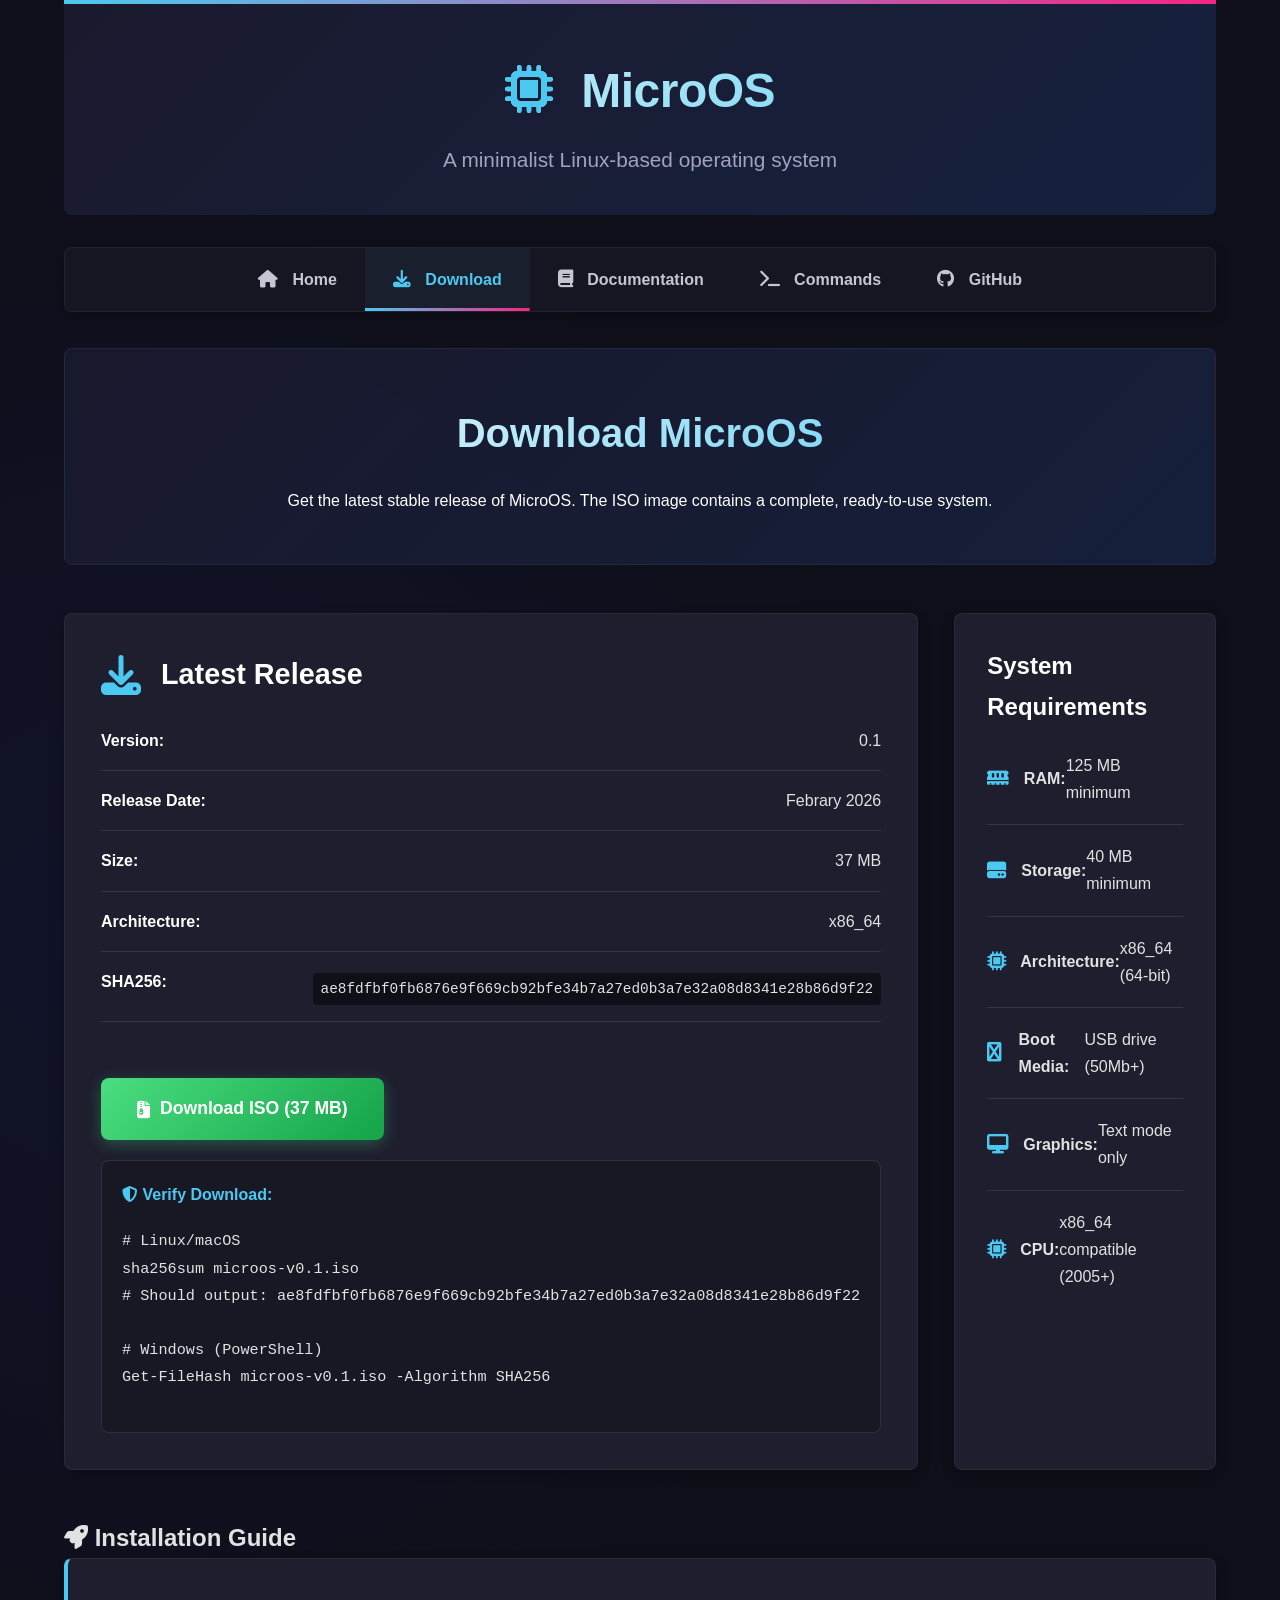
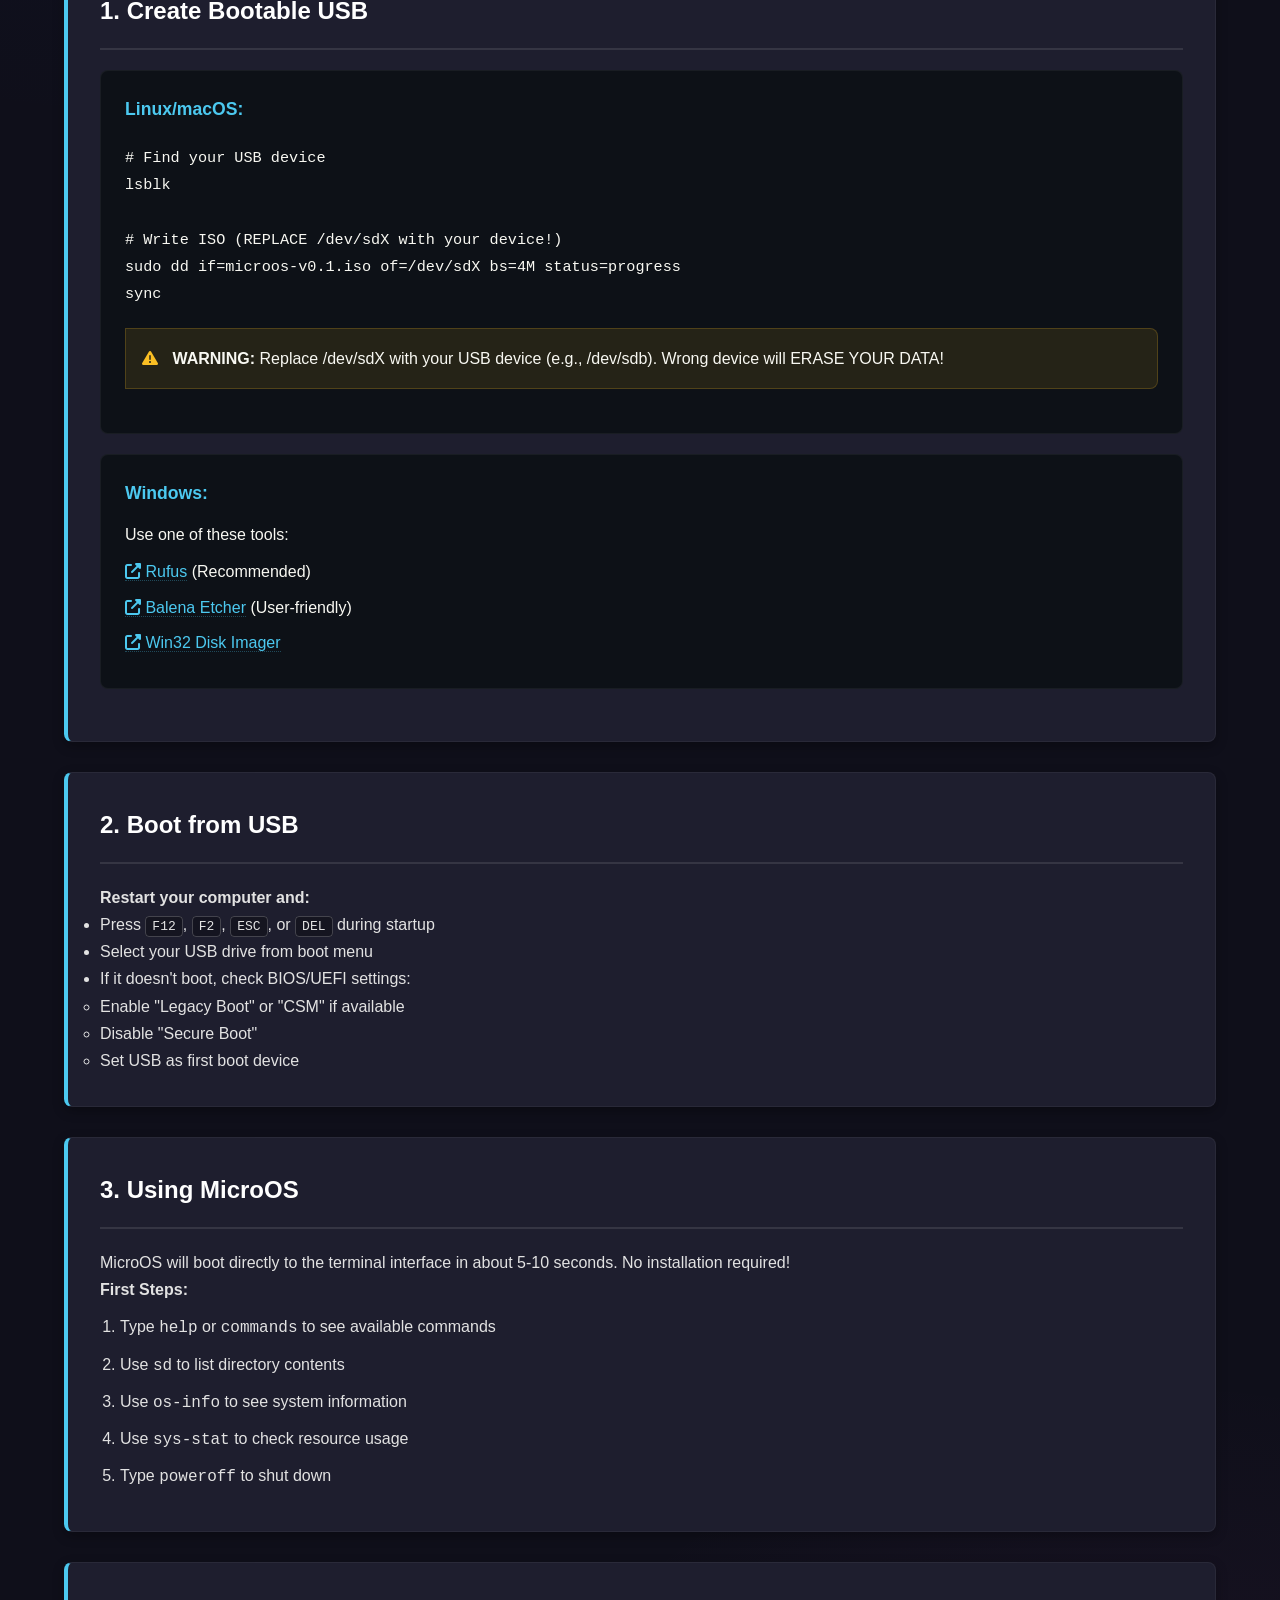
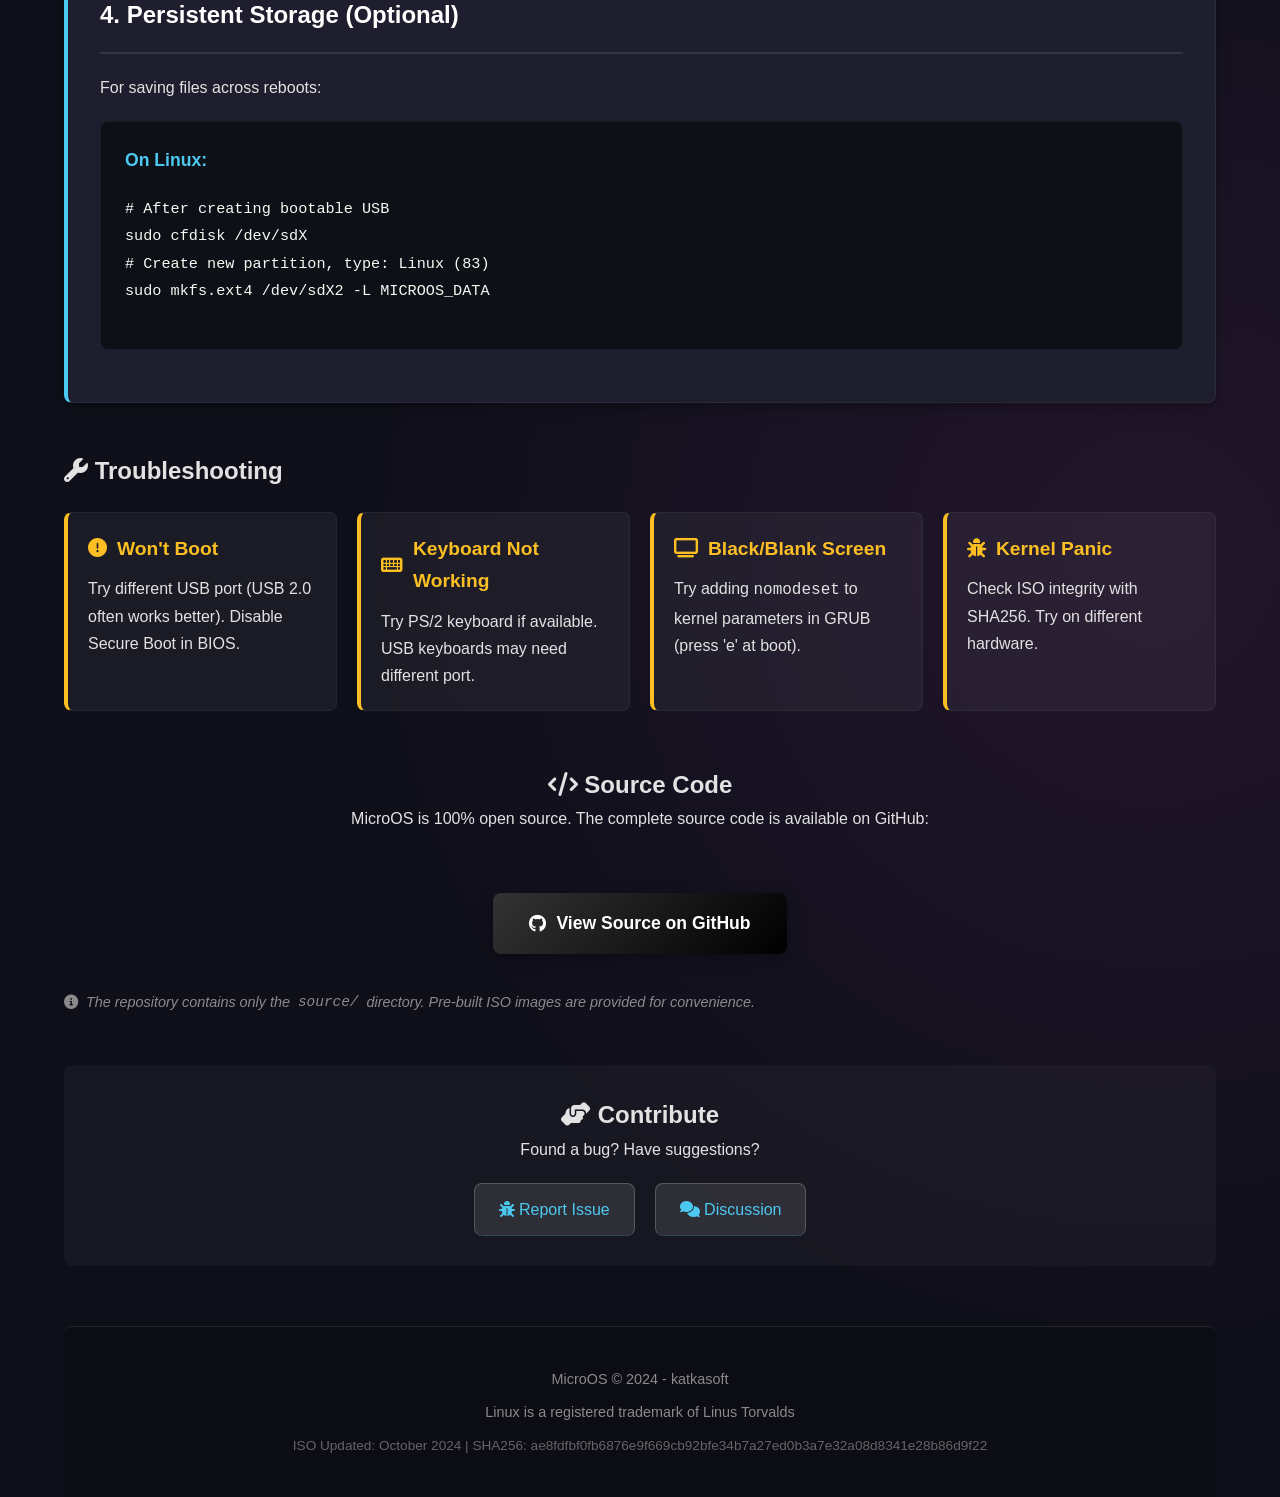
<file: microos/download.html>
<!DOCTYPE html>
<html lang="en">
<head>
    <meta charset="UTF-8">
    <meta name="viewport" content="width=device-width, initial-scale=1.0">
    <title>Download - MicroOS</title>
    <link rel="stylesheet" href="style.css">
    <link rel="stylesheet" href="https://cdnjs.cloudflare.com/ajax/libs/font-awesome/6.4.0/css/all.min.css">
</head>
<body>
    <div class="container">
        <header>
            <h1><i class="fas fa-microchip"></i> MicroOS</h1>
            <p class="subtitle">A minimalist Linux-based operating system</p>
        </header>
        <nav>
            <ul>
                <li><a href="index.html"><i class="fas fa-home"></i> Home</a></li>
                <li><a href="download.html" class="active"><i class="fas fa-download"></i> Download</a></li>
                <li><a href="docs.html"><i class="fas fa-book"></i> Documentation</a></li>
                <li><a href="commands.html"><i class="fas fa-terminal"></i> Commands</a></li>
                <li><a href="https://github.com/katkasoft/MicroOS" target="_blank"><i class="fab fa-github"></i> GitHub</a></li>
            </ul>
        </nav>
        <main>
            <section class="download-hero">
                <h2>Download MicroOS</h2>
                <p>Get the latest stable release of MicroOS. The ISO image contains a complete, ready-to-use system.</p>
            </section>
            <section class="download-options">
                <div class="download-card">
                    <div class="download-header">
                        <i class="fas fa-download fa-2x"></i>
                        <h3>Latest Release</h3>
                    </div>
                    <div class="download-info">
                        <p><strong>Version:</strong> 0.1</p>
                        <p><strong>Release Date:</strong>Febrary 2026</p>
                        <p><strong>Size:</strong> 37 MB</p>
                        <p><strong>Architecture:</strong> x86_64</p>
                        <p><strong>SHA256:</strong> <code class="hash">ae8fdfbf0fb6876e9f669cb92bfe34b7a27ed0b3a7e32a08d8341e28b86d9f22</code></p>
                    </div>
                    <div class="download-links">
                        <a href="iso/microos-v0.1.iso" class="btn-download" download>
                            <i class="fas fa-file-archive"></i> Download ISO (37 MB)
                        </a>
                        <div class="verification-instructions">
                            <h4><i class="fas fa-shield-alt"></i> Verify Download:</h4>
                            <pre><code># Linux/macOS
sha256sum microos-v0.1.iso
# Should output: ae8fdfbf0fb6876e9f669cb92bfe34b7a27ed0b3a7e32a08d8341e28b86d9f22

# Windows (PowerShell)
Get-FileHash microos-v0.1.iso -Algorithm SHA256</code></pre>
                        </div>
                    </div>
                </div>
                <div class="requirements">
                    <h3>System Requirements</h3>
                    <ul>
                        <li><i class="fas fa-memory"></i> <strong>RAM:</strong> 125 MB minimum</li>
                        <li><i class="fas fa-hdd"></i> <strong>Storage:</strong> 40 MB minimum</li>
                        <li><i class="fas fa-microchip"></i> <strong>Architecture:</strong> x86_64 (64-bit)</li>
                        <li><i class="fas fa-usb"></i> <strong>Boot Media:</strong> USB drive (50Mb+)</li>
                        <li><i class="fas fa-desktop"></i> <strong>Graphics:</strong> Text mode only</li>
                        <li><i class="fas fa-microchip"></i> <strong>CPU:</strong> x86_64 compatible (2005+)</li>
                    </ul>
                </div>
            </section>
            <section class="installation">
                <h2><i class="fas fa-rocket"></i> Installation Guide</h2>
                <div class="install-step">
                    <h3>1. Create Bootable USB</h3>
                    <div class="code-block">
                        <h4>Linux/macOS:</h4>
                        <pre><code># Find your USB device
lsblk

# Write ISO (REPLACE /dev/sdX with your device!)
sudo dd if=microos-v0.1.iso of=/dev/sdX bs=4M status=progress
sync</code></pre>
                        <p class="warning"><i class="fas fa-exclamation-triangle"></i> <strong>WARNING:</strong> Replace /dev/sdX with your USB device (e.g., /dev/sdb). Wrong device will ERASE YOUR DATA!</p>
                    </div>
                    <div class="code-block">
                        <h4>Windows:</h4>
                        <p>Use one of these tools:</p>
                        <ul class="tool-list">
                            <li><a href="https://rufus.ie/" target="_blank"><i class="fas fa-external-link-alt"></i> Rufus</a> (Recommended)</li>
                            <li><a href="https://www.balena.io/etcher/" target="_blank"><i class="fas fa-external-link-alt"></i> Balena Etcher</a> (User-friendly)</li>
                            <li><a href="https://sourceforge.net/projects/win32diskimager/" target="_blank"><i class="fas fa-external-link-alt"></i> Win32 Disk Imager</a></li>
                        </ul>
                    </div>
                </div>
                <div class="install-step">
                    <h3>2. Boot from USB</h3>
                    <div class="boot-instructions">
                        <p><strong>Restart your computer and:</strong></p>
                        <ul>
                            <li>Press <kbd>F12</kbd>, <kbd>F2</kbd>, <kbd>ESC</kbd>, or <kbd>DEL</kbd> during startup</li>
                            <li>Select your USB drive from boot menu</li>
                            <li>If it doesn't boot, check BIOS/UEFI settings:
                                <ul>
                                    <li>Enable "Legacy Boot" or "CSM" if available</li>
                                    <li>Disable "Secure Boot"</li>
                                    <li>Set USB as first boot device</li>
                                </ul>
                            </li>
                        </ul>
                    </div>
                </div>
                <div class="install-step">
                    <h3>3. Using MicroOS</h3>
                    <p>MicroOS will boot directly to the terminal interface in about 5-10 seconds. No installation required!</p>
                    <div class="usage-tips">
                        <h4>First Steps:</h4>
                        <ol>
                            <li>Type <code>help</code> or <code>commands</code> to see available commands</li>
                            <li>Use <code>sd</code> to list directory contents</li>
                            <li>Use <code>os-info</code> to see system information</li>
                            <li>Use <code>sys-stat</code> to check resource usage</li>
                            <li>Type <code>poweroff</code> to shut down</li>
                        </ol>
                    </div>
                </div>
                <div class="install-step">
                    <h3>4. Persistent Storage (Optional)</h3>
                    <p>For saving files across reboots:</p>
                    <div class="code-block">
                        <h4>On Linux:</h4>
                        <pre><code># After creating bootable USB
sudo cfdisk /dev/sdX
# Create new partition, type: Linux (83)
sudo mkfs.ext4 /dev/sdX2 -L MICROOS_DATA</code></pre>
                    </div>
                </div>
            </section>
            <section class="troubleshooting">
                <h2><i class="fas fa-wrench"></i> Troubleshooting</h2>
                <div class="troubleshoot-grid">
                    <div class="troubleshoot-item">
                        <h4><i class="fas fa-exclamation-circle"></i> Won't Boot</h4>
                        <p>Try different USB port (USB 2.0 often works better). Disable Secure Boot in BIOS.</p>
                    </div>
                    <div class="troubleshoot-item">
                        <h4><i class="fas fa-keyboard"></i> Keyboard Not Working</h4>
                        <p>Try PS/2 keyboard if available. USB keyboards may need different port.</p>
                    </div>
                    <div class="troubleshoot-item">
                        <h4><i class="fas fa-tv"></i> Black/Blank Screen</h4>
                        <p>Try adding <code>nomodeset</code> to kernel parameters in GRUB (press 'e' at boot).</p>
                    </div>
                    <div class="troubleshoot-item">
                        <h4><i class="fas fa-bug"></i> Kernel Panic</h4>
                        <p>Check ISO integrity with SHA256. Try on different hardware.</p>
                    </div>
                </div>
            </section>
            <section class="source-code">
                <h2><i class="fas fa-code"></i> Source Code</h2>
                <p>MicroOS is 100% open source. The complete source code is available on GitHub:</p>
                <div class="github-link">
                    <a href="https://github.com/katkasoft/MicroOS" class="btn-github" target="_blank">
                        <i class="fab fa-github"></i> View Source on GitHub
                    </a>
                </div>
                <p class="note"><i class="fas fa-info-circle"></i> The repository contains only the <code>source/</code> directory. Pre-built ISO images are provided for convenience.</p>
            </section>
            <section class="contribute">
                <h2><i class="fas fa-hands-helping"></i> Contribute</h2>
                <p>Found a bug? Have suggestions?</p>
                <div class="contribute-links">
                    <a href="https://github.com/katkasoft/MicroOS/issues" class="btn-secondary" target="_blank">
                        <i class="fas fa-bug"></i> Report Issue
                    </a>
                    <a href="https://github.com/katkasoft/MicroOS/discussions" class="btn-secondary" target="_blank">
                        <i class="fas fa-comments"></i> Discussion
                    </a>
                </div>
            </section>
        </main>
        <footer>
            <p>MicroOS &copy; 2024 - katkasoft</p>
            <p>Linux is a registered trademark of Linus Torvalds</p>
            <p class="footer-note">ISO Updated: October 2024 | SHA256: ae8fdfbf0fb6876e9f669cb92bfe34b7a27ed0b3a7e32a08d8341e28b86d9f22</p>
        </footer>
    </div>
</body>
</html>
</file>
<file: microos/style.css>
:root {
    --primary-color: #1a1a2e;
    --secondary-color: #4cc9f0;
    --accent-color: #f72585;
    --light-color: #e2e2e2;
    --dark-color: #0f0f1a;
    --gray-color: #8a8a8a;
    --success-color: #4ade80;
    --warning-color: #fbbf24;
    --code-bg: #0d1117;
    --card-bg: #1e1e2e;
    --nav-bg: #161622;
    --border-radius: 8px;
    --box-shadow: 0 4px 12px rgba(0, 0, 0, 0.3);
    --transition: all 0.3s cubic-bezier(0.4, 0, 0.2, 1);
}

* {
    margin: 0;
    padding: 0;
    box-sizing: border-box;
}

body {
    font-family: 'Segoe UI', 'Inter', -apple-system, BlinkMacSystemFont, sans-serif;
    line-height: 1.7;
    color: var(--light-color);
    background-color: var(--dark-color);
    background-image: 
        radial-gradient(circle at 10% 20%, rgba(28, 58, 173, 0.1) 0%, transparent 20%),
        radial-gradient(circle at 90% 80%, rgba(200, 80, 192, 0.1) 0%, transparent 20%);
    min-height: 100vh;
}

.container {
    max-width: 1200px;
    margin: 0 auto;
    padding: 0 24px;
}

header {
    text-align: center;
    padding: 50px 0 40px;
    background: linear-gradient(135deg, var(--primary-color) 0%, #16213e 100%);
    color: white;
    border-radius: 0 0 var(--border-radius) var(--border-radius);
    margin-bottom: 32px;
    position: relative;
    overflow: hidden;
}

header::before {
    content: '';
    position: absolute;
    top: 0;
    left: 0;
    right: 0;
    height: 4px;
    background: linear-gradient(90deg, var(--secondary-color), var(--accent-color));
}

header h1 {
    font-size: 3rem;
    margin-bottom: 12px;
    font-weight: 800;
    letter-spacing: -0.5px;
    background: linear-gradient(135deg, #fff 0%, var(--secondary-color) 100%);
    -webkit-background-clip: text;
    -webkit-text-fill-color: transparent;
    background-clip: text;
}

header h1 i {
    color: var(--secondary-color);
    margin-right: 16px;
    background: none;
    -webkit-text-fill-color: var(--secondary-color);
}

.subtitle {
    font-size: 1.3rem;
    color: #b0b0d0;
    opacity: 0.9;
    max-width: 600px;
    margin: 0 auto;
    line-height: 1.5;
}

nav {
    background-color: var(--nav-bg);
    border-radius: var(--border-radius);
    box-shadow: var(--box-shadow);
    margin-bottom: 36px;
    border: 1px solid rgba(255, 255, 255, 0.05);
}

nav ul {
    display: flex;
    list-style: none;
    justify-content: center;
    flex-wrap: wrap;
}

nav li {
    margin: 0;
}

nav a {
    display: block;
    padding: 18px 28px;
    text-decoration: none;
    color: #c5c5d3;
    font-weight: 600;
    transition: var(--transition);
    position: relative;
    overflow: hidden;
}

nav a::before {
    content: '';
    position: absolute;
    bottom: 0;
    left: 50%;
    transform: translateX(-50%);
    width: 0;
    height: 3px;
    background: linear-gradient(90deg, var(--secondary-color), var(--accent-color));
    transition: width 0.3s ease;
}

nav a:hover {
    background-color: rgba(255, 255, 255, 0.03);
    color: var(--secondary-color);
}

nav a:hover::before {
    width: 80%;
}

nav a.active {
    color: var(--secondary-color);
    background-color: rgba(76, 201, 240, 0.05);
}

nav a.active::before {
    width: 100%;
}

nav a i {
    margin-right: 10px;
    font-size: 1.1em;
}

main {
    margin-bottom: 50px;
}

.hero, .download-hero, .docs-hero, .commands-hero {
    text-align: center;
    padding: 50px 40px;
    background: linear-gradient(135deg, rgba(26, 26, 46, 0.9) 0%, rgba(22, 33, 62, 0.9) 100%);
    color: white;
    border-radius: var(--border-radius);
    margin-bottom: 48px;
    border: 1px solid rgba(255, 255, 255, 0.05);
    backdrop-filter: blur(10px);
}

.hero h2, .download-hero h2, .docs-hero h2, .commands-hero h2 {
    font-size: 2.5rem;
    margin-bottom: 20px;
    font-weight: 700;
    background: linear-gradient(135deg, #fff 0%, var(--secondary-color) 100%);
    -webkit-background-clip: text;
    -webkit-text-fill-color: transparent;
    background-clip: text;
}

.quick-help {
    background-color: rgba(255, 255, 255, 0.05);
    padding: 18px;
    border-radius: var(--border-radius);
    margin-top: 24px;
    display: inline-block;
    border: 1px solid rgba(255, 255, 255, 0.1);
    font-family: 'Courier New', monospace;
}

.quick-help code {
    color: var(--secondary-color);
    font-weight: bold;
}

.btn-primary, .btn-download, .btn-github {
    display: inline-flex;
    align-items: center;
    justify-content: center;
    gap: 10px;
    padding: 16px 36px;
    background: linear-gradient(135deg, var(--secondary-color) 0%, #2d9cdb 100%);
    color: white;
    text-decoration: none;
    border-radius: var(--border-radius);
    font-weight: 600;
    transition: var(--transition);
    border: none;
    cursor: pointer;
    margin-top: 24px;
    font-size: 1.1rem;
    box-shadow: 0 4px 15px rgba(76, 201, 240, 0.3);
}

.btn-primary:hover, .btn-download:hover {
    transform: translateY(-3px);
    box-shadow: 0 8px 25px rgba(76, 201, 240, 0.4);
}

.btn-primary:active, .btn-download:active {
    transform: translateY(-1px);
}

.btn-download {
    background: linear-gradient(135deg, var(--success-color) 0%, #16a34a 100%);
    box-shadow: 0 4px 15px rgba(74, 222, 128, 0.3);
}

.btn-download:hover {
    box-shadow: 0 8px 25px rgba(74, 222, 128, 0.4);
}

.btn-github {
    background: linear-gradient(135deg, #333 0%, #000 100%);
    box-shadow: 0 4px 15px rgba(0, 0, 0, 0.3);
}

.btn-github:hover {
    box-shadow: 0 8px 25px rgba(0, 0, 0, 0.4);
}

.features {
    display: grid;
    grid-template-columns: repeat(auto-fit, minmax(280px, 1fr));
    gap: 30px;
    margin-bottom: 60px;
}

.feature-card {
    background-color: var(--card-bg);
    padding: 32px;
    border-radius: var(--border-radius);
    box-shadow: var(--box-shadow);
    transition: var(--transition);
    text-align: center;
    border: 1px solid rgba(255, 255, 255, 0.05);
    position: relative;
    overflow: hidden;
}

.feature-card::before {
    content: '';
    position: absolute;
    top: 0;
    left: 0;
    width: 4px;
    height: 100%;
    background: linear-gradient(180deg, var(--secondary-color), var(--accent-color));
}

.feature-card:hover {
    transform: translateY(-8px);
    box-shadow: 0 12px 30px rgba(0, 0, 0, 0.4);
    border-color: rgba(76, 201, 240, 0.2);
}

.feature-icon {
    font-size: 3rem;
    color: var(--secondary-color);
    margin-bottom: 20px;
    filter: drop-shadow(0 4px 8px rgba(76, 201, 240, 0.3));
}

.feature-card h3 {
    margin-bottom: 16px;
    color: #fff;
    font-size: 1.5rem;
    font-weight: 600;
}

.feature-card p {
    color: #b0b0d0;
    line-height: 1.6;
}

/* Technical Specs */
.technical {
    margin-bottom: 60px;
}

.specs-grid {
    display: grid;
    grid-template-columns: repeat(auto-fit, minmax(220px, 1fr));
    gap: 24px;
    margin-top: 28px;
}

.spec-item {
    background-color: var(--card-bg);
    padding: 24px;
    border-radius: var(--border-radius);
    box-shadow: var(--box-shadow);
    text-align: center;
    border: 1px solid rgba(255, 255, 255, 0.05);
    transition: var(--transition);
}

.spec-item:hover {
    transform: translateY(-3px);
    border-color: rgba(76, 201, 240, 0.2);
}

.spec-item h4 {
    color: var(--secondary-color);
    margin-bottom: 12px;
    font-size: 1.1rem;
    font-weight: 600;
}

.spec-item p {
    color: #fff;
    font-size: 1.3rem;
    font-weight: 700;
}

/* Steps */
.steps {
    display: grid;
    grid-template-columns: repeat(auto-fit, minmax(280px, 1fr));
    gap: 30px;
    margin-top: 36px;
}

.step {
    background-color: var(--card-bg);
    padding: 32px;
    border-radius: var(--border-radius);
    box-shadow: var(--box-shadow);
    text-align: center;
    position: relative;
    border: 1px solid rgba(255, 255, 255, 0.05);
}

.step-number {
    position: absolute;
    top: -20px;
    left: -20px;
    background: linear-gradient(135deg, var(--secondary-color), var(--accent-color));
    color: white;
    width: 48px;
    height: 48px;
    border-radius: 50%;
    display: flex;
    align-items: center;
    justify-content: center;
    font-weight: 800;
    font-size: 1.3rem;
    box-shadow: 0 4px 12px rgba(76, 201, 240, 0.3);
}

.step h4 {
    color: #fff;
    margin-bottom: 12px;
    font-size: 1.3rem;
}

.step p {
    color: #b0b0d0;
    line-height: 1.6;
}

/* Download Page */
.download-options {
    display: grid;
    grid-template-columns: 1fr;
    gap: 36px;
    margin-bottom: 48px;
}

@media (min-width: 768px) {
    .download-options {
        grid-template-columns: 2fr 1fr;
    }
}

.download-card {
    background-color: var(--card-bg);
    padding: 36px;
    border-radius: var(--border-radius);
    box-shadow: var(--box-shadow);
    border: 1px solid rgba(255, 255, 255, 0.05);
}

.download-header {
    display: flex;
    align-items: center;
    margin-bottom: 28px;
}

.download-header i {
    color: var(--secondary-color);
    margin-right: 20px;
    font-size: 2.5rem;
}

.download-header h3 {
    color: #fff;
    font-size: 1.8rem;
}

.download-info p {
    margin-bottom: 16px;
    padding-bottom: 16px;
    border-bottom: 1px solid rgba(255, 255, 255, 0.1);
    display: flex;
    justify-content: space-between;
}

.download-info p strong {
    color: #fff;
}

.download-info p span {
    color: #b0b0d0;
}

.download-links {
    margin-top: 32px;
}

.checksum {
    margin-top: 20px;
    font-size: 0.9rem;
    color: var(--gray-color);
    background-color: rgba(0, 0, 0, 0.2);
    padding: 12px;
    border-radius: 6px;
    border: 1px solid rgba(255, 255, 255, 0.05);
}

.checksum code {
    color: var(--secondary-color);
    word-break: break-all;
    font-family: 'Courier New', monospace;
}

.requirements {
    background-color: var(--card-bg);
    padding: 32px;
    border-radius: var(--border-radius);
    box-shadow: var(--box-shadow);
    border: 1px solid rgba(255, 255, 255, 0.05);
}

.requirements h3 {
    margin-bottom: 24px;
    color: #fff;
    font-size: 1.5rem;
}

.requirements ul {
    list-style: none;
}

.requirements li {
    margin-bottom: 18px;
    padding-bottom: 18px;
    border-bottom: 1px solid rgba(255, 255, 255, 0.1);
    display: flex;
    align-items: center;
}

.requirements li:last-child {
    margin-bottom: 0;
    padding-bottom: 0;
    border-bottom: none;
}

.requirements li i {
    color: var(--secondary-color);
    margin-right: 14px;
    font-size: 1.2rem;
    width: 24px;
}
.installation {
    margin-bottom: 48px;
}

.install-step {
    background-color: var(--card-bg);
    padding: 32px;
    border-radius: var(--border-radius);
    box-shadow: var(--box-shadow);
    margin-bottom: 30px;
    border: 1px solid rgba(255, 255, 255, 0.05);
    border-left: 4px solid var(--secondary-color);
}

.install-step h3 {
    color: #fff;
    margin-bottom: 20px;
    padding-bottom: 16px;
    border-bottom: 2px solid rgba(255, 255, 255, 0.1);
    font-size: 1.5rem;
}

.code-block {
    background-color: var(--code-bg);
    color: #f8f8f2;
    padding: 24px;
    border-radius: var(--border-radius);
    margin: 20px 0;
    overflow-x: auto;
    border: 1px solid rgba(255, 255, 255, 0.05);
}

.code-block h4 {
    color: var(--secondary-color);
    margin-bottom: 12px;
    font-size: 1.1rem;
}

.code-block code {
    color: #f8f8f2;
    font-family: 'Fira Code', 'Cascadia Code', 'Courier New', monospace;
    font-size: 0.95rem;
}

.warning {
    background-color: rgba(251, 191, 36, 0.1);
    border-left: 4px solid var(--warning-color);
    padding: 16px;
    margin: 20px 0;
    border-radius: 0 var(--border-radius) var(--border-radius) 0;
    border: 1px solid rgba(251, 191, 36, 0.2);
}

.warning i {
    color: var(--warning-color);
    margin-right: 10px;
}

.docs-container, .commands-container {
    display: grid;
    grid-template-columns: 1fr;
    gap: 36px;
}

@media (min-width: 992px) {
    .docs-container, .commands-container {
        grid-template-columns: 280px 1fr;
    }
}

.docs-sidebar, .commands-sidebar {
    background-color: var(--card-bg);
    padding: 28px;
    border-radius: var(--border-radius);
    box-shadow: var(--box-shadow);
    height: fit-content;
    position: sticky;
    top: 30px;
    border: 1px solid rgba(255, 255, 255, 0.05);
}

.docs-sidebar h3, .commands-sidebar h3 {
    color: #fff;
    margin-bottom: 24px;
    padding-bottom: 16px;
    border-bottom: 2px solid rgba(255, 255, 255, 0.1);
    font-size: 1.3rem;
}

.docs-sidebar ul, .commands-sidebar ul {
    list-style: none;
}

.docs-sidebar li, .commands-sidebar li {
    margin-bottom: 12px;
}

.docs-sidebar a, .commands-sidebar a {
    color: #b0b0d0;
    text-decoration: none;
    padding: 10px 0;
    display: block;
    border-left: 3px solid transparent;
    padding-left: 16px;
    transition: var(--transition);
    border-radius: 4px;
}

.docs-sidebar a:hover, .commands-sidebar a:hover {
    color: var(--secondary-color);
    border-left: 3px solid var(--secondary-color);
    background-color: rgba(76, 201, 240, 0.05);
}

.docs-content, .commands-content {
    background-color: var(--card-bg);
    padding: 40px;
    border-radius: var(--border-radius);
    box-shadow: var(--box-shadow);
    border: 1px solid rgba(255, 255, 255, 0.05);
}

.docs-content section {
    margin-bottom: 48px;
    padding-bottom: 36px;
    border-bottom: 1px solid rgba(255, 255, 255, 0.1);
}

.docs-content section:last-child {
    margin-bottom: 0;
    padding-bottom: 0;
    border-bottom: none;
}

.docs-content h3 {
    color: #fff;
    margin-bottom: 24px;
    font-size: 1.8rem;
    font-weight: 700;
    background: linear-gradient(135deg, #fff 0%, var(--secondary-color) 100%);
    -webkit-background-clip: text;
    -webkit-text-fill-color: transparent;
    background-clip: text;
}

.docs-content h4 {
    color: var(--secondary-color);
    margin: 20px 0 12px;
    font-size: 1.2rem;
}

.docs-content p {
    color: #b0b0d0;
    line-height: 1.7;
    margin-bottom: 16px;
}

.docs-content ul, .docs-content ol {
    color: #b0b0d0;
    margin-left: 24px;
    margin-bottom: 20px;
}

.docs-content li {
    margin-bottom: 8px;
    line-height: 1.6;
}

.file-tree {
    background-color: var(--code-bg);
    color: #f8f8f2;
    padding: 24px;
    border-radius: var(--border-radius);
    font-family: 'Fira Code', 'Cascadia Code', 'Courier New', monospace;
    overflow-x: auto;
    margin: 20px 0;
    line-height: 1.8;
    border: 1px solid rgba(255, 255, 255, 0.05);
    font-size: 0.95rem;
}

.architecture-diagram {
    margin: 24px 0;
}

.arch-layer {
    background-color: rgba(255, 255, 255, 0.03);
    padding: 20px;
    margin-bottom: 12px;
    border-left: 4px solid var(--secondary-color);
    border-radius: 0 var(--border-radius) var(--border-radius) 0;
    transition: var(--transition);
}

.arch-layer:hover {
    background-color: rgba(76, 201, 240, 0.05);
    transform: translateX(4px);
}

.troubleshoot-item {
    background-color: rgba(255, 255, 255, 0.03);
    padding: 24px;
    border-radius: var(--border-radius);
    margin-bottom: 18px;
    border: 1px solid rgba(255, 255, 255, 0.05);
    border-left: 4px solid var(--accent-color);
}

.troubleshoot-item h4 {
    color: var(--accent-color);
    margin-bottom: 12px;
    font-size: 1.2rem;
}

.command-section {
    margin-bottom: 48px;
    padding-bottom: 36px;
    border-bottom: 1px solid rgba(255, 255, 255, 0.1);
}

.command-section:last-child {
    margin-bottom: 0;
    padding-bottom: 0;
    border-bottom: none;
}

.command-section h3 {
    color: #fff;
    margin-bottom: 32px;
    font-size: 1.8rem;
    display: flex;
    align-items: center;
    background: linear-gradient(135deg, #fff 0%, var(--secondary-color) 100%);
    -webkit-background-clip: text;
    -webkit-text-fill-color: transparent;
    background-clip: text;
}

.command-section h3 i {
    margin-right: 14px;
    color: var(--secondary-color);
    background: none;
    -webkit-text-fill-color: var(--secondary-color);
}

.command-card {
    background-color: rgba(255, 255, 255, 0.03);
    padding: 28px;
    border-radius: var(--border-radius);
    margin-bottom: 24px;
    border-left: 4px solid var(--secondary-color);
    border: 1px solid rgba(255, 255, 255, 0.05);
    transition: var(--transition);
}

.command-card:hover {
    background-color: rgba(76, 201, 240, 0.05);
    transform: translateX(4px);
}

.command-card h4 {
    color: #fff;
    margin-bottom: 12px;
    font-size: 1.4rem;
    font-weight: 600;
}

.command-syntax {
    background-color: var(--code-bg);
    color: #f8f8f2;
    padding: 14px 18px;
    border-radius: var(--border-radius);
    font-family: 'Fira Code', 'Cascadia Code', 'Courier New', monospace;
    margin: 14px 0;
    font-weight: 600;
    font-size: 1rem;
    border: 1px solid rgba(255, 255, 255, 0.05);
    display: inline-block;
}

.command-desc {
    margin: 18px 0;
    line-height: 1.7;
    color: #b0b0d0;
}

.command-options {
    background-color: rgba(76, 201, 240, 0.08);
    padding: 20px;
    border-radius: var(--border-radius);
    margin: 18px 0;
    border: 1px solid rgba(76, 201, 240, 0.2);
}

.command-options strong {
    color: var(--secondary-color);
    display: block;
    margin-bottom: 12px;
    font-size: 1.1rem;
}

.command-options ul {
    list-style: none;
    margin-top: 12px;
}

.command-options li {
    margin-bottom: 10px;
    padding-left: 22px;
    position: relative;
    color: #b0b0d0;
}

.command-options li:before {
    content: "▸";
    color: var(--secondary-color);
    position: absolute;
    left: 0;
    font-weight: bold;
}

.command-example {
    background-color: rgba(74, 222, 128, 0.08);
    padding: 20px;
    border-radius: var(--border-radius);
    margin-top: 18px;
    border: 1px solid rgba(74, 222, 128, 0.2);
}

.command-example strong {
    color: var(--success-color);
    margin-right: 8px;
}

.command-example code {
    background-color: rgba(0, 0, 0, 0.2);
    padding: 4px 10px;
    border-radius: 4px;
    font-family: 'Fira Code', 'Cascadia Code', 'Courier New', monospace;
    margin: 0 6px;
    color: var(--success-color);
    font-weight: 500;
}

code, pre {
    font-family: 'Fira Code', 'Cascadia Code', 'Courier New', monospace;
}

pre {
    margin: 20px 0;
}

pre code {
    background-color: transparent;
    padding: 0;
    font-size: 0.95rem;
    line-height: 1.6;
}

.source-code, .github-link {
    text-align: center;
    margin: 36px 0;
}

footer {
    text-align: center;
    padding: 40px 0;
    color: var(--gray-color);
    border-top: 1px solid rgba(255, 255, 255, 0.1);
    font-size: 0.9rem;
    background-color: rgba(0, 0, 0, 0.2);
    margin-top: 60px;
    border-radius: var(--border-radius) var(--border-radius) 0 0;
}

footer p {
    margin-bottom: 8px;
}

footer p:last-child {
    margin-bottom: 0;
    font-size: 0.85rem;
    opacity: 0.7;
}

::-webkit-scrollbar {
    width: 10px;
    height: 10px;
}

::-webkit-scrollbar-track {
    background: rgba(0, 0, 0, 0.2);
    border-radius: 4px;
}

::-webkit-scrollbar-thumb {
    background: linear-gradient(180deg, var(--secondary-color), var(--accent-color));
    border-radius: 4px;
}

::-webkit-scrollbar-thumb:hover {
    background: linear-gradient(180deg, var(--secondary-color), #f72585);
}

::selection {
    background-color: rgba(76, 201, 240, 0.3);
    color: white;
}

a:not(.btn-primary):not(.btn-download):not(.btn-github):not(nav a):not(.docs-sidebar a):not(.commands-sidebar a) {
    color: var(--secondary-color);
    text-decoration: none;
    border-bottom: 1px dotted rgba(76, 201, 240, 0.3);
    transition: var(--transition);
}

a:not(.btn-primary):not(.btn-download):not(.btn-github):not(nav a):not(.docs-sidebar a):not(.commands-sidebar a):hover {
    border-bottom: 1px solid var(--secondary-color);
}

@media (max-width: 768px) {
    header h1 {
        font-size: 2.4rem;
    }
    
    .subtitle {
        font-size: 1.1rem;
        padding: 0 20px;
    }
    
    nav ul {
        flex-direction: column;
    }
    
    nav a {
        text-align: center;
        border-bottom: 1px solid rgba(255, 255, 255, 0.1);
        border-left: none;
    }
    
    nav a::before {
        display: none;
    }
    
    nav a.active {
        border-left: none;
        background-color: rgba(76, 201, 240, 0.1);
    }
    
    .hero, .download-hero, .docs-hero, .commands-hero {
        padding: 40px 24px;
    }
    
    .hero h2, .download-hero h2, .docs-hero h2, .commands-hero h2 {
        font-size: 2rem;
    }
    
    .docs-sidebar, .commands-sidebar {
        position: static;
        margin-bottom: 30px;
    }
    
    .docs-content, .commands-content {
        padding: 30px 24px;
    }
    
    .feature-card, .spec-item, .step, .download-card, .requirements, .install-step, .command-card {
        padding: 24px 20px;
    }
    
    .btn-primary, .btn-download, .btn-github {
        padding: 14px 28px;
        width: 100%;
    }
}

@media print {
    body {
        background-color: white;
        color: black;
    }
    
    .hero, .download-hero, .docs-hero, .commands-hero,
    .feature-card, .spec-item, .step, .download-card,
    .requirements, .install-step, .command-card,
    .docs-sidebar, .commands-sidebar, .docs-content, .commands-content {
        box-shadow: none;
        border: 1px solid #ddd;
        background-color: white;
        color: black;
    }
    
    .btn-primary, .btn-download, .btn-github,
    nav, footer {
        display: none;
    }
}

.hash {
    background-color: var(--code-bg);
    padding: 4px 8px;
    border-radius: 4px;
    font-family: 'Courier New', monospace;
    font-size: 0.9rem;
    word-break: break-all;
    display: inline-block;
    margin-top: 5px;
}

.verification-instructions {
    background-color: rgba(0, 0, 0, 0.2);
    padding: 20px;
    border-radius: var(--border-radius);
    margin-top: 20px;
    border: 1px solid rgba(255, 255, 255, 0.1);
}

.verification-instructions h4 {
    color: var(--secondary-color);
    margin-bottom: 10px;
}

.tool-list {
    list-style: none;
    margin-top: 10px;
}

.tool-list li {
    margin-bottom: 8px;
}

.tool-list a {
    color: var(--secondary-color);
    text-decoration: none;
}

.tool-list a:hover {
    text-decoration: underline;
}

.boot-instructions kbd {
    background-color: rgba(0, 0, 0, 0.3);
    padding: 2px 6px;
    border-radius: 4px;
    border: 1px solid rgba(255, 255, 255, 0.2);
    font-family: monospace;
}

.usage-tips ol {
    margin-left: 20px;
    margin-top: 10px;
}

.usage-tips li {
    margin-bottom: 8px;
}

.troubleshooting {
    margin-top: 40px;
}

.troubleshoot-grid {
    display: grid;
    grid-template-columns: repeat(auto-fit, minmax(250px, 1fr));
    gap: 20px;
    margin-top: 20px;
}

.troubleshoot-item {
    background-color: rgba(255, 255, 255, 0.05);
    padding: 20px;
    border-radius: var(--border-radius);
    border-left: 4px solid var(--warning-color);
}

.troubleshoot-item h4 {
    color: var(--warning-color);
    margin-bottom: 10px;
    display: flex;
    align-items: center;
    gap: 10px;
}

.contribute {
    text-align: center;
    margin-top: 50px;
    padding: 30px;
    background-color: rgba(255, 255, 255, 0.03);
    border-radius: var(--border-radius);
}

.contribute-links {
    display: flex;
    gap: 20px;
    justify-content: center;
    margin-top: 20px;
    flex-wrap: wrap;
}

.btn-secondary {
    display: inline-block;
    padding: 12px 24px;
    background-color: rgba(255, 255, 255, 0.1);
    color: white;
    text-decoration: none;
    border-radius: var(--border-radius);
    transition: var(--transition);
    border: 1px solid rgba(255, 255, 255, 0.2);
}

.btn-secondary:hover {
    background-color: rgba(255, 255, 255, 0.2);
    transform: translateY(-2px);
}

.build-instructions {
    background-color: var(--code-bg);
    padding: 20px;
    border-radius: var(--border-radius);
    margin: 20px 0;
    overflow-x: auto;
}

.note {
    font-size: 0.9rem;
    color: var(--gray-color);
    font-style: italic;
    display: flex;
    align-items: center;
    gap: 8px;
}

.footer-note {
    font-size: 0.8rem;
    opacity: 0.7;
    margin-top: 10px;
}
</file>
